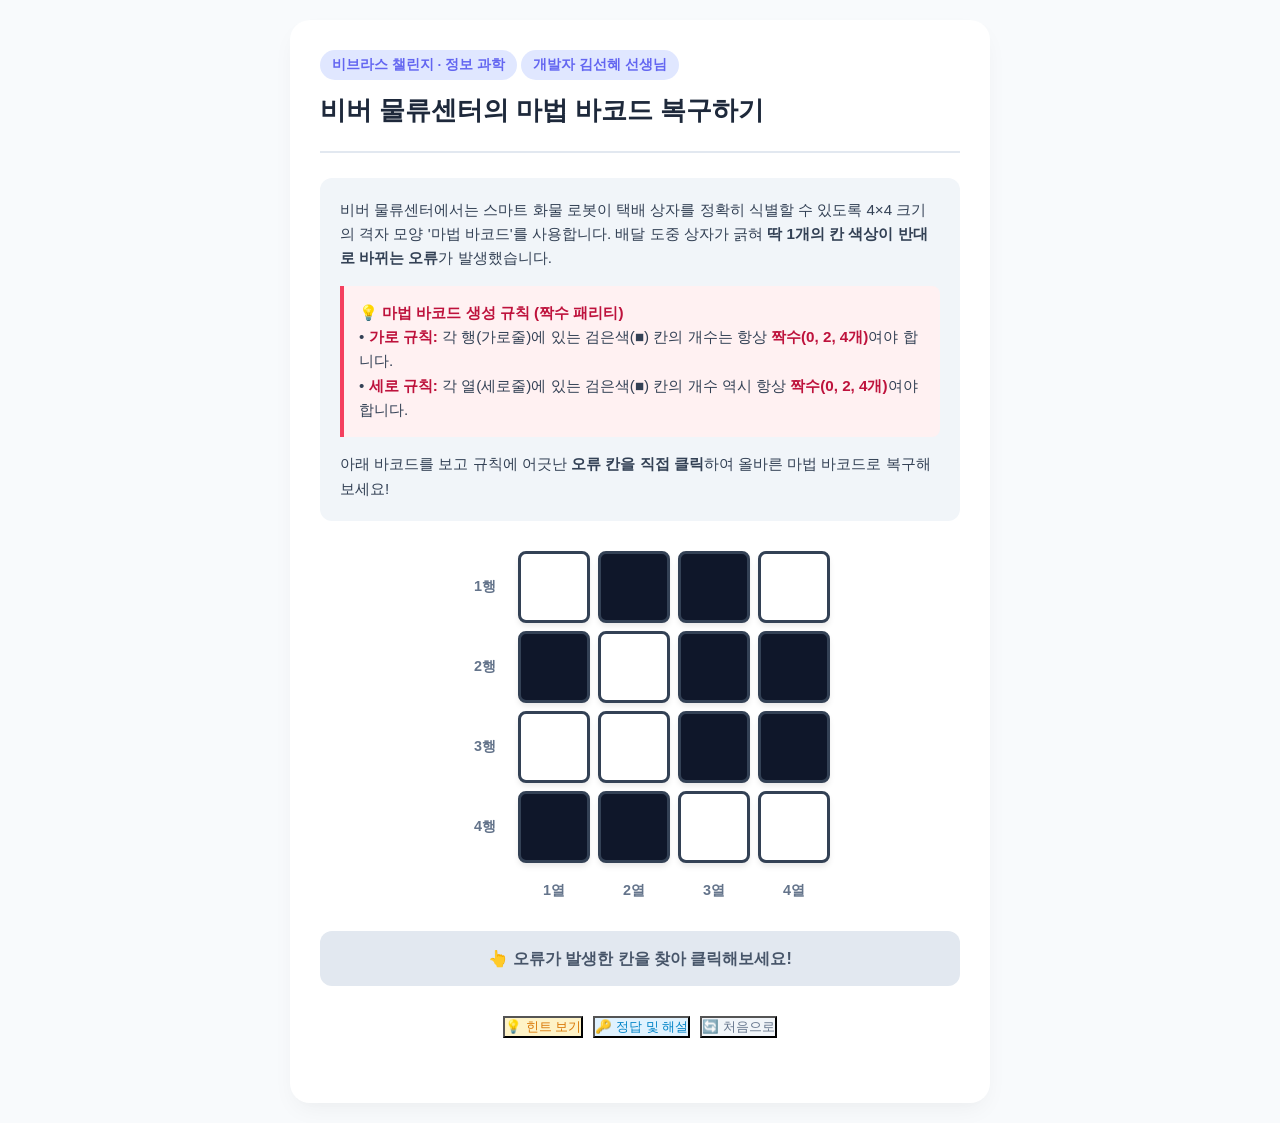
<file: gemini-code-1785127971975.html>
<!DOCTYPE html>
<html lang="ko">
<head>
    <meta charset="UTF-8">
    <meta name="viewport" content="width=device-width, initial-scale=1.0">
    <title>비버 물류센터의 마법 바코드 복구하기</title>
    <style>
        :root {
            --primary: #6366f1;
            --primary-hover: #4f46e5;
            --bg: #f8fafc;
            --card-bg: #ffffff;
            --text-main: #1e293b;
            --text-sub: #64748b;
            --border: #e2e8f0;
            --success: #10b981;
            --warning: #f59e0b;
            --error: #ef4444;
        }

        * {
            box-sizing: border-box;
            margin: 0;
            padding: 0;
            font-family: 'Pretendard', -apple-system, BlinkMacSystemFont, 'Segoe UI', Roboto, sans-serif;
        }

        body {
            background-color: var(--bg);
            color: var(--text-main);
            line-height: 1.6;
            padding: 20px;
            display: flex;
            justify-content: center;
        }

        .container {
            max-width: 700px;
            width: 100%;
            background: var(--card-bg);
            border-radius: 20px;
            box-shadow: 0 10px 25px -5px rgba(0, 0, 0, 0.05), 0 8px 10px -6px rgba(0, 0, 0, 0.01);
            padding: 30px;
            overflow: hidden;
        }

        header {
            border-bottom: 2px solid var(--border);
            padding-bottom: 20px;
            margin-bottom: 25px;
        }

        .badge {
            background-color: #e0e7ff;
            color: var(--primary);
            font-size: 0.85rem;
            font-weight: 700;
            padding: 4px 12px;
            border-radius: 9999px;
            display: inline-block;
            margin-bottom: 10px;
        }

        h1 {
            font-size: 1.6rem;
            color: var(--text-main);
            font-weight: 800;
        }

        .story-box {
            background-color: #f1f5f9;
            padding: 20px;
            border-radius: 12px;
            margin-bottom: 25px;
            font-size: 0.95rem;
            color: #334155;
        }

        .rule-card {
            background-color: #fff1f2;
            border-left: 4px solid #f43f5e;
            padding: 15px;
            margin: 15px 0;
            border-radius: 0 8px 8px 0;
        }

        .rule-card strong {
            color: #be123c;
        }

        /* Grid Challenge Area */
        .challenge-area {
            display: flex;
            flex-direction: column;
            align-items: center;
            margin: 30px 0;
        }

        .grid-wrapper {
            display: grid;
            grid-template-columns: 50px repeat(4, 1fr);
            grid-template-rows: repeat(4, 1fr) 40px;
            gap: 8px;
            width: 100%;
            max-width: 360px;
            aspect-ratio: 1 / 1;
            margin-bottom: 20px;
        }

        .label {
            display: flex;
            align-items: center;
            justify-content: center;
            font-weight: 700;
            font-size: 0.9rem;
            color: var(--text-sub);
        }

        .cell {
            background-color: #ffffff;
            border: 3px solid #334155;
            border-radius: 8px;
            cursor: pointer;
            transition: all 0.2s cubic-bezier(0.4, 0, 0.2, 1);
            aspect-ratio: 1 / 1;
            box-shadow: 0 4px 6px -1px rgba(0,0,0,0.1);
        }

        .cell:hover {
            transform: scale(1.05);
            border-color: var(--primary);
        }

        .cell.black {
            background-color: #0f172a;
        }

        .status-banner {
            width: 100%;
            padding: 15px;
            border-radius: 12px;
            text-align: center;
            font-weight: 700;
            background-color: #e2e8f0;
            color: #475569;
            transition: all 0.3s ease;
        }

        .status-banner.success {
            background-color: #d1fae5;
            color: #065f46;
            border: 2px solid #34d399;
        }

        /* Buttons & Controls */
        .controls {
            display: flex;
            gap: 10px;
            justify-content: center;
            flex-wrap: wrap;
            margin-bottom: 25px;
        }

        btn {
            appearance: none;
            border: none;
            padding: 12px 20px;
            border-radius: 10px;
            font-weight: 700;
            font-size: 0.95rem;
            cursor: pointer;
            transition: all 0.2s ease;
            display: flex;
            align-items: center;
            gap: 6px;
        }

        .btn-hint {
            background-color: #fef3c7;
            color: #d97706;
        }
        .btn-hint:hover { background-color: #fde68a; }

        .btn-answer {
            background-color: #e0f2fe;
            color: #0284c7;
        }
        .btn-answer:hover { background-color: #bae6fd; }

        .btn-reset {
            background-color: #f1f5f9;
            color: var(--text-sub);
        }
        .btn-reset:hover { background-color: #e2e8f0; }

        /* Foldable Panels */
        .panel {
            max-height: 0;
            overflow: hidden;
            transition: max-height 0.4s ease-out, opacity 0.3s ease;
            opacity: 0;
            border-radius: 12px;
            margin-top: 10px;
        }

        .panel.open {
            max-height: 500px;
            opacity: 1;
            padding: 20px;
            border: 1px solid var(--border);
        }

        .hint-panel { background-color: #fffbeb; border-color: #fcd34d; }
        .answer-panel { background-color: #f0f9ff; border-color: #7dd3fc; }

        .panel h3 { margin-bottom: 10px; font-size: 1.1rem; }
        .panel ul { margin-left: 20px; }
        .panel li { margin-bottom: 6px; }

        @media (max-width: 480px) {
            body { padding: 10px; }
            .container { padding: 20px; }
            h1 { font-size: 1.3rem; }
            .grid-wrapper { max-width: 300px; gap: 6px; }
            .cell { border-width: 2px; border-radius: 6px; }
        }
    </style>
</head>
<body>

<div class="container">
    <header>
        <span class="badge">비브라스 챌린지 · 정보 과학</span>
        <span class="badge">개발자 김선혜 선생님</span>
        <h1>비버 물류센터의 마법 바코드 복구하기</h1>
    </header>

    <section class="story-box">
        <p>비버 물류센터에서는 스마트 화물 로봇이 택배 상자를 정확히 식별할 수 있도록 4×4 크기의 격자 모양 '마법 바코드'를 사용합니다. 배달 도중 상자가 긁혀 <strong>딱 1개의 칸 색상이 반대로 바뀌는 오류</strong>가 발생했습니다.</p>
        
        <div class="rule-card">
            <strong>💡 마법 바코드 생성 규칙 (짝수 패리티)</strong><br>
            • <strong>가로 규칙:</strong> 각 행(가로줄)에 있는 검은색(■) 칸의 개수는 항상 <strong>짝수(0, 2, 4개)</strong>여야 합니다.<br>
            • <strong>세로 규칙:</strong> 각 열(세로줄)에 있는 검은색(■) 칸의 개수 역시 항상 <strong>짝수(0, 2, 4개)</strong>여야 합니다.
        </div>
        <p>아래 바코드를 보고 규칙에 어긋난 <strong>오류 칸을 직접 클릭</strong>하여 올바른 마법 바코드로 복구해보세요!</p>
    </section>

    <section class="challenge-area">
        <div class="grid-wrapper" id="grid">
            <!-- 자바스크립트로 자동 생성됨 -->
        </div>
        <div class="status-banner" id="status-text">
            👆 오류가 발생한 칸을 찾아 클릭해보세요!
        </div>
    </section>

    <div class="controls">
        <button class="btn btn-hint" onclick="togglePanel('hint')">💡 힌트 보기</button>
        <button class="btn btn-answer" onclick="togglePanel('answer')">🔑 정답 및 해설</button>
        <button class="btn btn-reset" onclick="initGrid()">🔄 처음으로</button>
    </div>

    <div id="hint-panel" class="panel hint-panel">
        <h3 style="color: #b45309;">🔍 힌트: 한 줄씩 검은색 칸을 세어보세요!</h3>
        <p>각 행(가로)과 열(세로)의 검은색(■) 개수를 홀수인지 짝수인지 확인해보세요.</p>
        <ul style="margin-top: 10px; color: #78350f;">
            <li><strong>1행:</strong> 검은색 2개 (짝수 ✔️)</li>
            <li><strong>2행:</strong> 검은색 3개 (홀수 ❌ -> 오류가 있는 줄!)</li>
            <li><strong>3행:</strong> 검은색 2개 (짝수 ✔️)</li>
            <li><strong>4행:</strong> 검은색 2개 (짝수 ✔️)</li>
        </ul>
        <p style="margin-top: 10px;">가로줄(2행)을 찾았으니, 이제 <strong>몇 번째 열(세로줄)</strong>의 검은색 개수가 홀수인지 찾아 교차하는 칸을 클릭하세요!</p>
    </div>

    <div id="answer-panel" class="panel answer-panel">
        <h3 style="color: #0369a1;">🎉 정답: ② (2행, 3열)</h3>
        <p style="margin-bottom: 10px; color: #0c4a6e;">오류가 발생한 칸은 <strong>2행 3열</strong>입니다. 해당 칸(검은색)을 흰색으로 바꾸면 모든 행과 열의 검은색 개수가 짝수가 됩니다.</p>
        <hr style="border: none; border-top: 1px solid #bae6fd; margin: 12px 0;">
        <h4 style="color: #0369a1; margin-bottom: 6px;">💡 정보과학 원리: 패리티 비트(Parity Bit)</h4>
        <p style="font-size: 0.9rem; color: #0c4a6e;">
            컴퓨터는 데이터를 전송하거나 저장할 때 오류가 발생했는지 확인하기 위해 <strong>'패리티 비트'</strong>라는 오류 검출 코드를 사용합니다. 
            문제처럼 가로와 세로 양방향으로 짝수 규칙(2차원 패리티 비트)을 적용하면, 데이터에 오류가 발생했을 때 <strong>어느 위치가 잘못되었는지 정확히 찾아내어 스스로 수정(오류 복구)</strong>까지 할 수 있습니다.
        </p>
    </div>
</div>

<script>
    // 문제의 초기 상태 정의 (0: 흰색, 1: 검은색)
    // 2행 3열(인덱스 [1][2])이 원래 흰색(0)이어야 하나 검은색(1)으로 오류가 난 상태
    const initialGrid = [
        [0, 1, 1, 0],
        [1, 0, 1, 1], // [1][2] 가 1이 되어 홀수 오류 발생
        [0, 0, 1, 1],
        [1, 1, 0, 0]
    ];

    let currentGrid = [];

    function initGrid() {
        // 배열 깊은 복사
        currentGrid = initialGrid.map(row => [...row]);
        renderGrid();
        
        // 상태 및 패널 초기화
        const status = document.getElementById('status-text');
        status.className = 'status-banner';
        status.innerHTML = '👆 오류가 발생한 칸을 찾아 클릭해보세요!';
        
        document.getElementById('hint-panel').classList.remove('open');
        document.getElementById('answer-panel').classList.remove('open');
    }

    function renderGrid() {
        const gridWrapper = document.getElementById('grid');
        gridWrapper.innerHTML = '';

        for (let r = 0; r < 4; r++) {
            // 행 라벨 (1행 ~ 4행)
            const rowLabel = document.createElement('div');
            rowLabel.className = 'label';
            rowLabel.innerText = `${r + 1}행`;
            gridWrapper.appendChild(rowLabel);

            // 4개 칸 생성
            for (let c = 0; c < 4; c++) {
                const cell = document.createElement('div');
                cell.className = `cell ${currentGrid[r][c] === 1 ? 'black' : ''}`;
                cell.onclick = () => toggleCell(r, c);
                gridWrapper.appendChild(cell);
            }
        }

        // 마지막 줄 빈 칸 (좌측 하단 모서리)
        gridWrapper.appendChild(document.createElement('div'));

        // 열 라벨 (1열 ~ 4열)
        for (let c = 0; c < 4; c++) {
            const colLabel = document.createElement('div');
            colLabel.className = 'label';
            colLabel.innerText = `${c + 1}열`;
            gridWrapper.appendChild(colLabel);
        }
    }

    function toggleCell(row, col) {
        // 색상 반전 (0 <-> 1)
        currentGrid[row][col] = currentGrid[row][col] === 1 ? 0 : 1;
        renderGrid();
        checkWinCondition();
    }

    function checkWinCondition() {
        let isAllEven = true;

        // 가로줄(행) 검사
        for (let r = 0; r < 4; r++) {
            const sum = currentGrid[r].reduce((a, b) => a + b, 0);
            if (sum % 2 !== 0) isAllEven = false;
        }

        // 세로줄(열) 검사
        for (let c = 0; c < 4; c++) {
            let sum = 0;
            for (let r = 0; r < 4; r++) {
                sum += currentGrid[r][c];
            }
            if (sum % 2 !== 0) isAllEven = false;
        }

        const status = document.getElementById('status-text');
        if (isAllEven) {
            status.className = 'status-banner success';
            status.innerHTML = '🎉 완벽합니다! 모든 행과 열의 짝수 규칙이 맞추어졌습니다! (정답: 2행 3열)';
        } else {
            status.className = 'status-banner';
            status.innerHTML = '⚡ 아직 홀수인 행 또는 열이 남아있어요. 다시 확인해보세요!';
        }
    }

    function togglePanel(type) {
        const panel = document.getElementById(`${type}-panel`);
        panel.classList.toggle('open');
    }

    // 초기화 실행
    window.onload = initGrid;
</script>
</body>
</html>
</file>
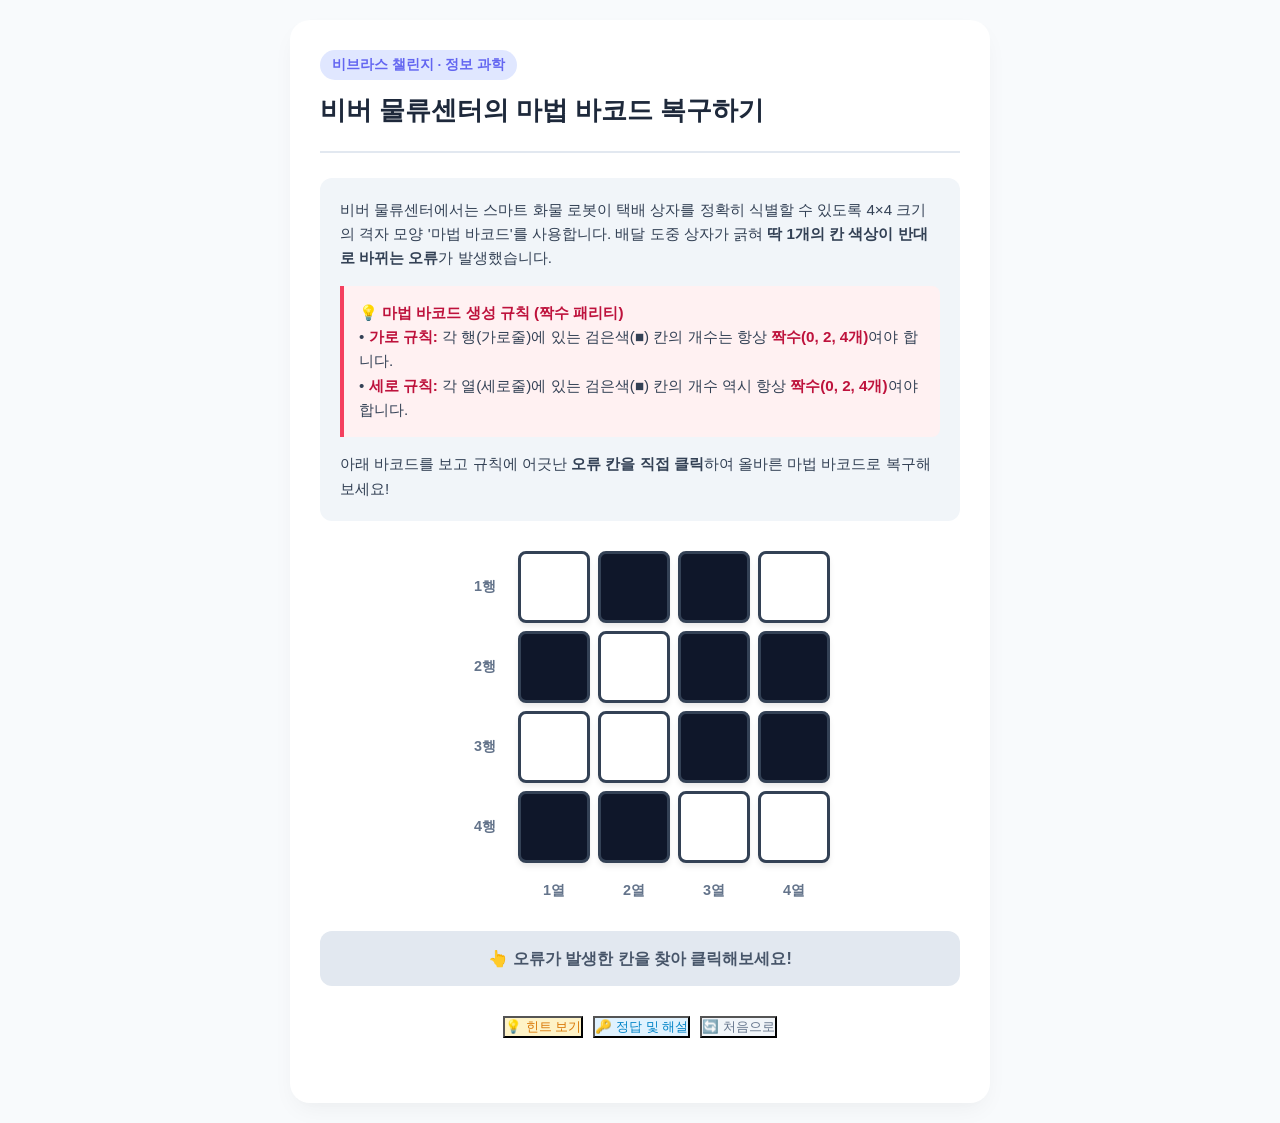
<file: gemini-code-1785127971975_v10.html>
<!DOCTYPE html>
<html lang="ko">
<head>
    <meta charset="UTF-8">
    <meta name="viewport" content="width=device-width, initial-scale=1.0">
    <title>비버 물류센터의 마법 바코드 복구하기</title>
    <style>
        :root {
            --primary: #6366f1;
            --primary-hover: #4f46e5;
            --bg: #f8fafc;
            --card-bg: #ffffff;
            --text-main: #1e293b;
            --text-sub: #64748b;
            --border: #e2e8f0;
            --success: #10b981;
            --warning: #f59e0b;
            --error: #ef4444;
        }

        * {
            box-sizing: border-box;
            margin: 0;
            padding: 0;
            font-family: 'Pretendard', -apple-system, BlinkMacSystemFont, 'Segoe UI', Roboto, sans-serif;
        }

        body {
            background-color: var(--bg);
            color: var(--text-main);
            line-height: 1.6;
            padding: 20px;
            display: flex;
            justify-content: center;
        }

        .container {
            max-width: 700px;
            width: 100%;
            background: var(--card-bg);
            border-radius: 20px;
            box-shadow: 0 10px 25px -5px rgba(0, 0, 0, 0.05), 0 8px 10px -6px rgba(0, 0, 0, 0.01);
            padding: 30px;
            overflow: hidden;
        }

        header {
            border-bottom: 2px solid var(--border);
            padding-bottom: 20px;
            margin-bottom: 25px;
        }

        .badge {
            background-color: #e0e7ff;
            color: var(--primary);
            font-size: 0.85rem;
            font-weight: 700;
            padding: 4px 12px;
            border-radius: 9999px;
            display: inline-block;
            margin-bottom: 10px;
        }

        h1 {
            font-size: 1.6rem;
            color: var(--text-main);
            font-weight: 800;
        }

        .story-box {
            background-color: #f1f5f9;
            padding: 20px;
            border-radius: 12px;
            margin-bottom: 25px;
            font-size: 0.95rem;
            color: #334155;
        }

        .rule-card {
            background-color: #fff1f2;
            border-left: 4px solid #f43f5e;
            padding: 15px;
            margin: 15px 0;
            border-radius: 0 8px 8px 0;
        }

        .rule-card strong {
            color: #be123c;
        }

        /* Grid Challenge Area */
        .challenge-area {
            display: flex;
            flex-direction: column;
            align-items: center;
            margin: 30px 0;
        }

        .grid-wrapper {
            display: grid;
            grid-template-columns: 50px repeat(4, 1fr);
            grid-template-rows: repeat(4, 1fr) 40px;
            gap: 8px;
            width: 100%;
            max-width: 360px;
            aspect-ratio: 1 / 1;
            margin-bottom: 20px;
        }

        .label {
            display: flex;
            align-items: center;
            justify-content: center;
            font-weight: 700;
            font-size: 0.9rem;
            color: var(--text-sub);
        }

        .cell {
            background-color: #ffffff;
            border: 3px solid #334155;
            border-radius: 8px;
            cursor: pointer;
            transition: all 0.2s cubic-bezier(0.4, 0, 0.2, 1);
            aspect-ratio: 1 / 1;
            box-shadow: 0 4px 6px -1px rgba(0,0,0,0.1);
        }

        .cell:hover {
            transform: scale(1.05);
            border-color: var(--primary);
        }

        .cell.black {
            background-color: #0f172a;
        }

        .status-banner {
            width: 100%;
            padding: 15px;
            border-radius: 12px;
            text-align: center;
            font-weight: 700;
            background-color: #e2e8f0;
            color: #475569;
            transition: all 0.3s ease;
        }

        .status-banner.success {
            background-color: #d1fae5;
            color: #065f46;
            border: 2px solid #34d399;
        }

        /* Buttons & Controls */
        .controls {
            display: flex;
            gap: 10px;
            justify-content: center;
            flex-wrap: wrap;
            margin-bottom: 25px;
        }

        btn {
            appearance: none;
            border: none;
            padding: 12px 20px;
            border-radius: 10px;
            font-weight: 700;
            font-size: 0.95rem;
            cursor: pointer;
            transition: all 0.2s ease;
            display: flex;
            align-items: center;
            gap: 6px;
        }

        .btn-hint {
            background-color: #fef3c7;
            color: #d97706;
        }
        .btn-hint:hover { background-color: #fde68a; }

        .btn-answer {
            background-color: #e0f2fe;
            color: #0284c7;
        }
        .btn-answer:hover { background-color: #bae6fd; }

        .btn-reset {
            background-color: #f1f5f9;
            color: var(--text-sub);
        }
        .btn-reset:hover { background-color: #e2e8f0; }

        /* Foldable Panels */
        .panel {
            max-height: 0;
            overflow: hidden;
            transition: max-height 0.4s ease-out, opacity 0.3s ease;
            opacity: 0;
            border-radius: 12px;
            margin-top: 10px;
        }

        .panel.open {
            max-height: 500px;
            opacity: 1;
            padding: 20px;
            border: 1px solid var(--border);
        }

        .hint-panel { background-color: #fffbeb; border-color: #fcd34d; }
        .answer-panel { background-color: #f0f9ff; border-color: #7dd3fc; }

        .panel h3 { margin-bottom: 10px; font-size: 1.1rem; }
        .panel ul { margin-left: 20px; }
        .panel li { margin-bottom: 6px; }

        @media (max-width: 480px) {
            body { padding: 10px; }
            .container { padding: 20px; }
            h1 { font-size: 1.3rem; }
            .grid-wrapper { max-width: 300px; gap: 6px; }
            .cell { border-width: 2px; border-radius: 6px; }
        }
    </style>
</head>
<body>

<div class="container">
    <header>
        <span class="badge">비브라스 챌린지 · 정보 과학</span>
        <h1>비버 물류센터의 마법 바코드 복구하기</h1>
    </header>

    <section class="story-box">
        <p>비버 물류센터에서는 스마트 화물 로봇이 택배 상자를 정확히 식별할 수 있도록 4×4 크기의 격자 모양 '마법 바코드'를 사용합니다. 배달 도중 상자가 긁혀 <strong>딱 1개의 칸 색상이 반대로 바뀌는 오류</strong>가 발생했습니다.</p>
        
        <div class="rule-card">
            <strong>💡 마법 바코드 생성 규칙 (짝수 패리티)</strong><br>
            • <strong>가로 규칙:</strong> 각 행(가로줄)에 있는 검은색(■) 칸의 개수는 항상 <strong>짝수(0, 2, 4개)</strong>여야 합니다.<br>
            • <strong>세로 규칙:</strong> 각 열(세로줄)에 있는 검은색(■) 칸의 개수 역시 항상 <strong>짝수(0, 2, 4개)</strong>여야 합니다.
        </div>
        <p>아래 바코드를 보고 규칙에 어긋난 <strong>오류 칸을 직접 클릭</strong>하여 올바른 마법 바코드로 복구해보세요!</p>
    </section>

    <section class="challenge-area">
        <div class="grid-wrapper" id="grid">
            <!-- 자바스크립트로 자동 생성됨 -->
        </div>
        <div class="status-banner" id="status-text">
            👆 오류가 발생한 칸을 찾아 클릭해보세요!
        </div>
    </section>

    <div class="controls">
        <button class="btn btn-hint" onclick="togglePanel('hint')">💡 힌트 보기</button>
        <button class="btn btn-answer" onclick="togglePanel('answer')">🔑 정답 및 해설</button>
        <button class="btn btn-reset" onclick="initGrid()">🔄 처음으로</button>
    </div>

    <div id="hint-panel" class="panel hint-panel">
        <h3 style="color: #b45309;">🔍 힌트: 한 줄씩 검은색 칸을 세어보세요!</h3>
        <p>각 행(가로)과 열(세로)의 검은색(■) 개수를 홀수인지 짝수인지 확인해보세요.</p>
        <ul style="margin-top: 10px; color: #78350f;">
            <li><strong>1행:</strong> 검은색 2개 (짝수 ✔️)</li>
            <li><strong>2행:</strong> 검은색 3개 (홀수 ❌ -> 오류가 있는 줄!)</li>
            <li><strong>3행:</strong> 검은색 2개 (짝수 ✔️)</li>
            <li><strong>4행:</strong> 검은색 2개 (짝수 ✔️)</li>
        </ul>
        <p style="margin-top: 10px;">가로줄(2행)을 찾았으니, 이제 <strong>몇 번째 열(세로줄)</strong>의 검은색 개수가 홀수인지 찾아 교차하는 칸을 클릭하세요!</p>
    </div>

    <div id="answer-panel" class="panel answer-panel">
        <h3 style="color: #0369a1;">🎉 정답: ② (2행, 3열)</h3>
        <p style="margin-bottom: 10px; color: #0c4a6e;">오류가 발생한 칸은 <strong>2행 3열</strong>입니다. 해당 칸(검은색)을 흰색으로 바꾸면 모든 행과 열의 검은색 개수가 짝수가 됩니다.</p>
        <hr style="border: none; border-top: 1px solid #bae6fd; margin: 12px 0;">
        <h4 style="color: #0369a1; margin-bottom: 6px;">💡 정보과학 원리: 패리티 비트(Parity Bit)</h4>
        <p style="font-size: 0.9rem; color: #0c4a6e;">
            컴퓨터는 데이터를 전송하거나 저장할 때 오류가 발생했는지 확인하기 위해 <strong>'패리티 비트'</strong>라는 오류 검출 코드를 사용합니다. 
            문제처럼 가로와 세로 양방향으로 짝수 규칙(2차원 패리티 비트)을 적용하면, 데이터에 오류가 발생했을 때 <strong>어느 위치가 잘못되었는지 정확히 찾아내어 스스로 수정(오류 복구)</strong>까지 할 수 있습니다.
        </p>
    </div>
</div>

<script>
    // 문제의 초기 상태 정의 (0: 흰색, 1: 검은색)
    // 2행 3열(인덱스 [1][2])이 원래 흰색(0)이어야 하나 검은색(1)으로 오류가 난 상태
    const initialGrid = [
        [0, 1, 1, 0],
        [1, 0, 1, 1], // [1][2] 가 1이 되어 홀수 오류 발생
        [0, 0, 1, 1],
        [1, 1, 0, 0]
    ];

    let currentGrid = [];

    function initGrid() {
        // 배열 깊은 복사
        currentGrid = initialGrid.map(row => [...row]);
        renderGrid();
        
        // 상태 및 패널 초기화
        const status = document.getElementById('status-text');
        status.className = 'status-banner';
        status.innerHTML = '👆 오류가 발생한 칸을 찾아 클릭해보세요!';
        
        document.getElementById('hint-panel').classList.remove('open');
        document.getElementById('answer-panel').classList.remove('open');
    }

    function renderGrid() {
        const gridWrapper = document.getElementById('grid');
        gridWrapper.innerHTML = '';

        for (let r = 0; r < 4; r++) {
            // 행 라벨 (1행 ~ 4행)
            const rowLabel = document.createElement('div');
            rowLabel.className = 'label';
            rowLabel.innerText = `${r + 1}행`;
            gridWrapper.appendChild(rowLabel);

            // 4개 칸 생성
            for (let c = 0; c < 4; c++) {
                const cell = document.createElement('div');
                cell.className = `cell ${currentGrid[r][c] === 1 ? 'black' : ''}`;
                cell.onclick = () => toggleCell(r, c);
                gridWrapper.appendChild(cell);
            }
        }

        // 마지막 줄 빈 칸 (좌측 하단 모서리)
        gridWrapper.appendChild(document.createElement('div'));

        // 열 라벨 (1열 ~ 4열)
        for (let c = 0; c < 4; c++) {
            const colLabel = document.createElement('div');
            colLabel.className = 'label';
            colLabel.innerText = `${c + 1}열`;
            gridWrapper.appendChild(colLabel);
        }
    }

    function toggleCell(row, col) {
        // 색상 반전 (0 <-> 1)
        currentGrid[row][col] = currentGrid[row][col] === 1 ? 0 : 1;
        renderGrid();
        checkWinCondition();
    }

    function checkWinCondition() {
        let isAllEven = true;

        // 가로줄(행) 검사
        for (let r = 0; r < 4; r++) {
            const sum = currentGrid[r].reduce((a, b) => a + b, 0);
            if (sum % 2 !== 0) isAllEven = false;
        }

        // 세로줄(열) 검사
        for (let c = 0; c < 4; c++) {
            let sum = 0;
            for (let r = 0; r < 4; r++) {
                sum += currentGrid[r][c];
            }
            if (sum % 2 !== 0) isAllEven = false;
        }

        const status = document.getElementById('status-text');
        if (isAllEven) {
            status.className = 'status-banner success';
            status.innerHTML = '🎉 완벽합니다! 모든 행과 열의 짝수 규칙이 맞추어졌습니다! (정답: 2행 3열)';
        } else {
            status.className = 'status-banner';
            status.innerHTML = '⚡ 아직 홀수인 행 또는 열이 남아있어요. 다시 확인해보세요!';
        }
    }

    function togglePanel(type) {
        const panel = document.getElementById(`${type}-panel`);
        panel.classList.toggle('open');
    }

    // 초기화 실행
    window.onload = initGrid;
</script>
</body>
</html>
</file>
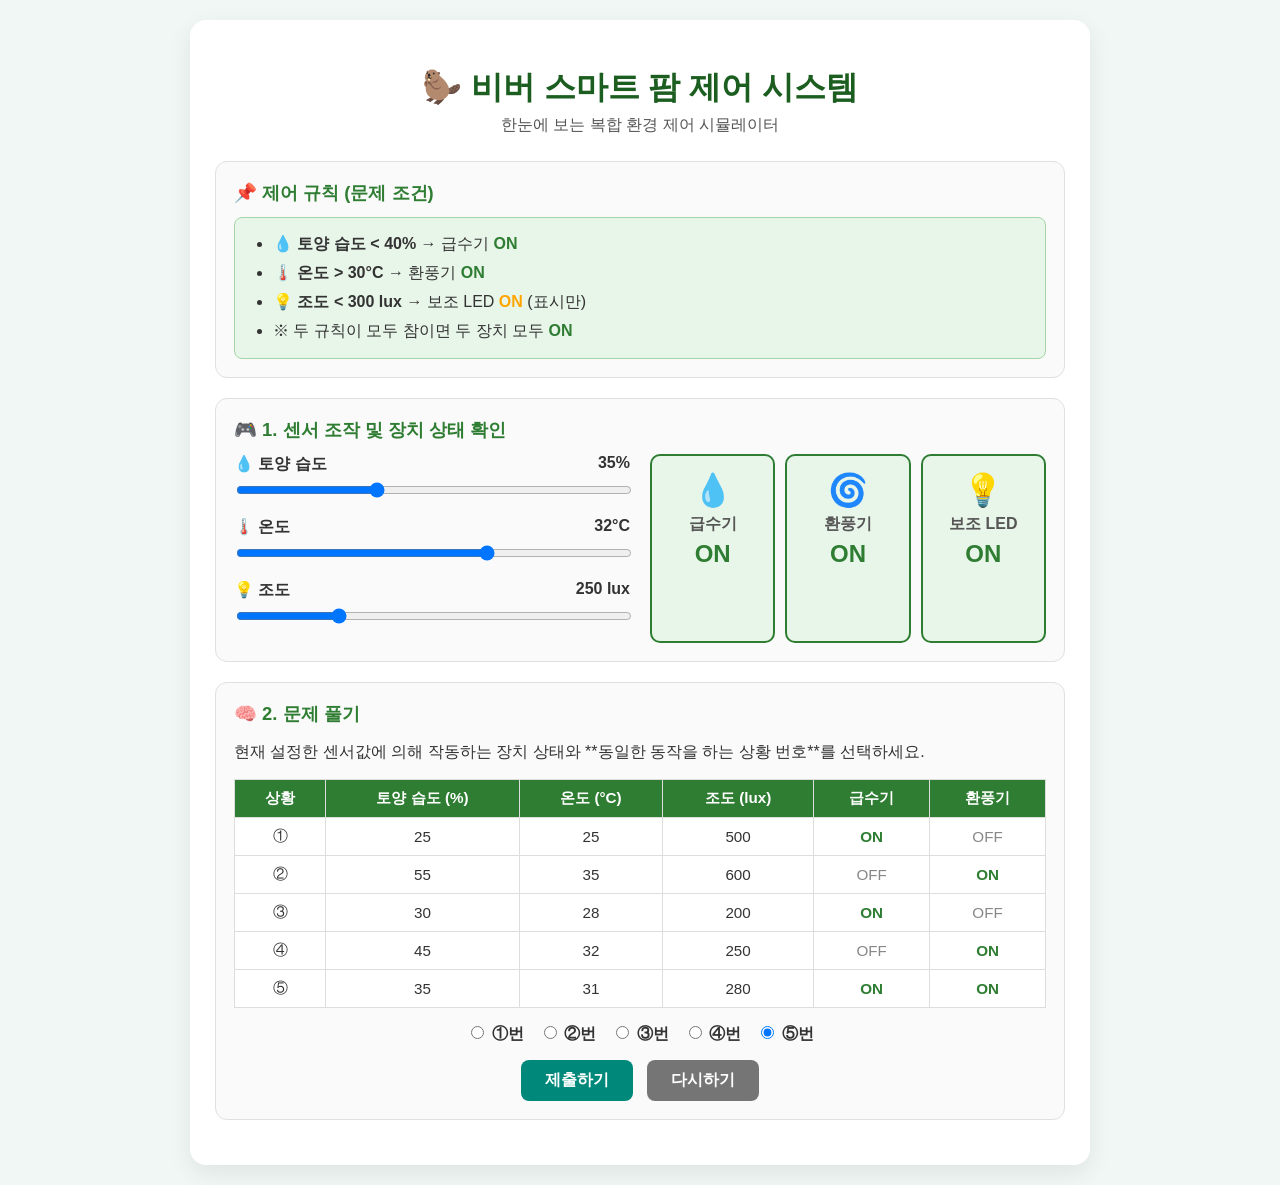
<file: preview.html>
<!DOCTYPE html>
<html lang="ko">
<head>
    <meta charset="UTF-8">
    <meta name="viewport" content="width=device-width, initial-scale=1.0">
    <title>비버 스마트 팜 제어 시스템 🦫</title>
    <style>
        * { box-sizing: border-box; font-family: 'Pretendard', 'Noto Sans KR', sans-serif; }
        body { background-color: #f0f7f4; color: #333; margin: 0; padding: 20px; }
        .container { max-width: 900px; margin: 0 auto; background: #ffffff; border-radius: 16px; padding: 25px; box-shadow: 0 8px 24px rgba(0,0,0,0.08); }
        
        h1 { text-align: center; color: #1b5e20; margin-bottom: 5px; }
        .subtitle { text-align: center; color: #555; margin-bottom: 25px; }

        .card { background: #fafafa; border: 1px solid #e0e0e0; border-radius: 12px; padding: 18px; margin-bottom: 20px; }
        .card-title { font-size: 1.15em; font-weight: bold; color: #2e7d32; margin-bottom: 12px; }

        /* 규칙 박스 */
        .rules-bg { background-color: #e8f5e9; border: 1px solid #a5d6a7; border-radius: 8px; padding: 12px 18px; }
        .rules-bg ul { margin: 0; padding-left: 20px; line-height: 1.8; }

        /* 그리드 레이아웃 */
        .grid-2 { display: grid; grid-template-columns: 1fr 1fr; gap: 20px; }
        @media (max-width: 650px) { .grid-2 { grid-template-columns: 1fr; } }

        /* 슬라이더 컨트롤 */
        .control-group { margin-bottom: 15px; }
        .control-label { display: flex; justify-content: space-between; font-weight: bold; margin-bottom: 5px; }
        input[type=range] { width: 100%; cursor: pointer; }

        /* 장치 상태 카드 */
        .device-status { display: flex; gap: 10px; }
        .device-card { flex: 1; text-align: center; padding: 15px; border-radius: 10px; border: 2px solid #ddd; background: #fff; }
        .device-card.on { border-color: #2e7d32; background: #e8f5e9; }
        .device-card .icon { font-size: 2em; }
        .device-card .name { font-weight: bold; margin: 5px 0; color: #555; }
        .device-card .state { font-size: 1.5em; font-weight: bold; color: #999; }
        .device-card.on .state { color: #2e7d32; }

        /* 문제 표 */
        table { width: 100%; border-collapse: collapse; margin-top: 10px; background: white; }
        th, td { border: 1px solid #ddd; padding: 8px 12px; text-align: center; font-size: 0.95em; }
        th { background-color: #2e7d32; color: white; }
        .tag-on { color: #2e7d32; font-weight: bold; }
        .tag-off { color: #888; }

        /* 제출 영역 */
        .radio-group { display: flex; gap: 15px; justify-content: center; margin: 15px 0; font-weight: bold; }
        .btn-group { text-align: center; margin-top: 15px; }
        .btn { background: #00897b; color: white; border: none; padding: 10px 24px; font-size: 16px; border-radius: 8px; cursor: pointer; font-weight: bold; }
        .btn:hover { background: #00695c; }
        .btn-reset { background: #757575; margin-left: 10px; }

        /* 피드백 박스 */
        #feedback { margin-top: 15px; padding: 15px; border-radius: 8px; text-align: center; font-weight: bold; font-size: 1.1em; display: none; }
        .correct { background-color: #d4edda; color: #155724; border: 1px solid #c3e6cb; }
        .wrong { background-color: #f8d7da; color: #721c24; border: 1px solid #f5c6cb; }
    </style>
</head>
<body>

<div class="container">
    <h1>🦫 비버 스마트 팜 제어 시스템</h1>
    <div class="subtitle">한눈에 보는 복합 환경 제어 시뮬레이터</div>

    <!-- 1 & 2. 목표 및 제어 규칙 -->
    <div class="card">
        <div class="card-title">📌 제어 규칙 (문제 조건)</div>
        <div class="rules-bg">
            <ul>
                <li>💧 <b>토양 습도 &lt; 40%</b> → 급수기 <span class="tag-on">ON</span></li>
                <li>🌡️ <b>온도 &gt; 30°C</b> → 환풍기 <span class="tag-on">ON</span></li>
                <li>💡 <b>조도 &lt; 300 lux</b> → 보조 LED <span style="color:orange; font-weight:bold;">ON</span> (표시만)</li>
                <li>※ 두 규칙이 모두 참이면 두 장치 모두 <span class="tag-on">ON</span></li>
            </ul>
        </div>
    </div>

    <!-- 3. 실시간 시뮬레이터 -->
    <div class="card">
        <div class="card-title">🎮 1. 센서 조작 및 장치 상태 확인</div>
        <div class="grid-2">
            <!-- 입력 조작 -->
            <div>
                <div class="control-group">
                    <div class="control-label"><span>💧 토양 습도</span><span id="val-soil">35%</span></div>
                    <input type="range" id="input-soil" min="0" max="100" value="35" oninput="updateSystem()">
                </div>
                <div class="control-group">
                    <div class="control-label"><span>🌡️ 온도</span><span id="val-temp">32°C</span></div>
                    <input type="range" id="input-temp" min="0" max="50" value="32" oninput="updateSystem()">
                </div>
                <div class="control-group">
                    <div class="control-label"><span>💡 조도</span><span id="val-light">250 lux</span></div>
                    <input type="range" id="input-light" min="0" max="1000" step="10" value="250" oninput="updateSystem()">
                </div>
            </div>

            <!-- 자동 계산 결과 -->
            <div class="device-status">
                <div class="device-card" id="card-water">
                    <div class="icon">💧</div>
                    <div class="name">급수기</div>
                    <div class="state" id="state-water">OFF</div>
                </div>
                <div class="device-card" id="card-fan">
                    <div class="icon">🌀</div>
                    <div class="name">환풍기</div>
                    <div class="state" id="state-fan">OFF</div>
                </div>
                <div class="device-card" id="card-led">
                    <div class="icon">💡</div>
                    <div class="name">보조 LED</div>
                    <div class="state" id="state-led">OFF</div>
                </div>
            </div>
        </div>
    </div>

    <!-- 4. 문제 풀기 -->
    <div class="card">
        <div class="card-title">🧠 2. 문제 풀기</div>
        <p>현재 설정한 센서값에 의해 작동하는 장치 상태와 **동일한 동작을 하는 상황 번호**를 선택하세요.</p>
        
        <table>
            <thead>
                <tr>
                    <th>상황</th>
                    <th>토양 습도 (%)</th>
                    <th>온도 (°C)</th>
                    <th>조도 (lux)</th>
                    <th>급수기</th>
                    <th>환풍기</th>
                </tr>
            </thead>
            <tbody>
                <tr><td>①</td><td>25</td><td>25</td><td>500</td><td class="tag-on">ON</td><td class="tag-off">OFF</td></tr>
                <tr><td>②</td><td>55</td><td>35</td><td>600</td><td class="tag-off">OFF</td><td class="tag-on">ON</td></tr>
                <tr><td>③</td><td>30</td><td>28</td><td>200</td><td class="tag-on">ON</td><td class="tag-off">OFF</td></tr>
                <tr><td>④</td><td>45</td><td>32</td><td>250</td><td class="tag-off">OFF</td><td class="tag-on">ON</td></tr>
                <tr><td>⑤</td><td>35</td><td>31</td><td>280</td><td class="tag-on">ON</td><td class="tag-on">ON</td></tr>
            </tbody>
        </table>

        <div class="radio-group">
            <label><input type="radio" name="answer" value="1"> ①번</label>
            <label><input type="radio" name="answer" value="2"> ②번</label>
            <label><input type="radio" name="answer" value="3"> ③번</label>
            <label><input type="radio" name="answer" value="4"> ④번</label>
            <label><input type="radio" name="answer" value="5" checked> ⑤번</label>
        </div>

        <div class="btn-group">
            <button class="btn" onclick="checkAnswer()">제출하기</button>
            <button class="btn btn-reset" onclick="resetForm()">다시하기</button>
        </div>

        <div id="feedback"></div>
    </div>
</div>

<script>
    // 각 상황별 정답 (급수기, 환풍기)
    const answers = {
        1: { water: true, fan: false },
        2: { water: false, fan: true },
        3: { water: true, fan: false },
        4: { water: false, fan: true },
        5: { water: true, fan: true }
    };

    function updateSystem() {
        // 값 읽기
        const soil = parseInt(document.getElementById('input-soil').value);
        const temp = parseInt(document.getElementById('input-temp').value);
        const light = parseInt(document.getElementById('input-light').value);

        // 화면 수치 업데이트
        document.getElementById('val-soil').innerText = soil + '%';
        document.getElementById('val-temp').innerText = temp + '°C';
        document.getElementById('val-light').innerText = light + ' lux';

        // 제어 로직 계산
        const isWaterOn = soil < 40;
        const isFanOn = temp > 30;
        const isLedOn = light < 300;

        // UI 반영
        setDeviceState('card-water', 'state-water', isWaterOn);
        setDeviceState('card-fan', 'state-fan', isFanOn);
        setDeviceState('card-led', 'state-led', isLedOn);
    }

    function setDeviceState(cardId, stateId, isOn) {
        const card = document.getElementById(cardId);
        const stateText = document.getElementById(stateId);
        if (isOn) {
            card.classList.add('on');
            stateText.innerText = 'ON';
        } else {
            card.classList.remove('on');
            stateText.innerText = 'OFF';
        }
    }

    function checkAnswer() {
        const selected = document.querySelector('input[name="answer"]:checked');
        if (!selected) return;

        const choice = parseInt(selected.value);
        const soil = parseInt(document.getElementById('input-soil').value);
        const temp = parseInt(document.getElementById('input-temp').value);

        const currentWater = soil < 40;
        const currentFan = temp > 30;

        const target = answers[choice];
        const feedback = document.getElementById('feedback');

        if (currentWater === target.water && currentFan === target.fan) {
            feedback.className = 'correct';
            feedback.innerHTML = '🎉 <b>정답입니다!</b> 센서 상태와 선택한 상황의 동작 규칙이 완벽히 일치합니다.';
        } else {
            feedback.className = 'wrong';
            feedback.innerHTML = '🚨 <b>틀렸습니다!</b> 현재 슬라이더의 급수기/환풍기 상태와 선택한 상황 표를 다시 비교해 보세요.';
        }
        feedback.style.display = 'block';
    }

    function resetForm() {
        document.getElementById('input-soil').value = 35;
        document.getElementById('input-temp').value = 32;
        document.getElementById('input-light').value = 250;
        document.getElementById('feedback').style.display = 'none';
        updateSystem();
    }

    // 초기 실행
    updateSystem();
</script>

</body>
</html>
</file>
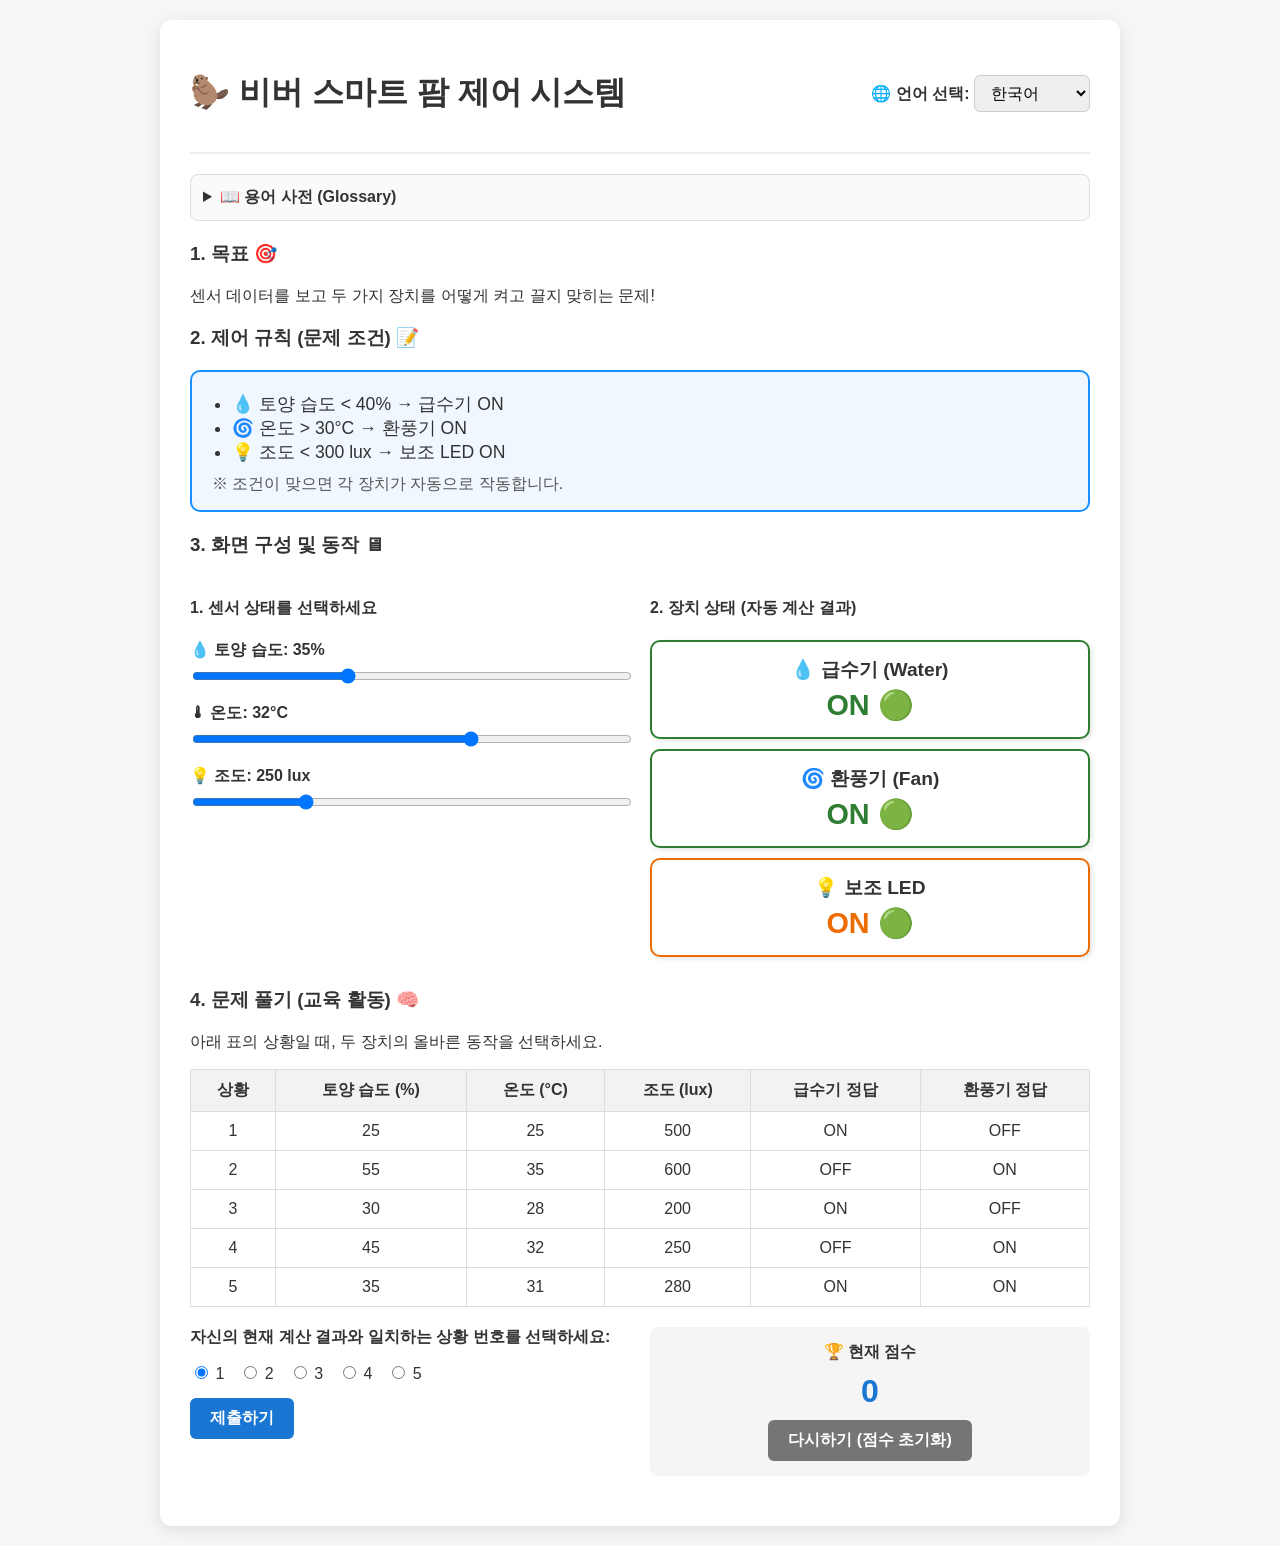
<file: preview_v10.html>
<!DOCTYPE html>
<html lang="ko">
<head>
    <meta charset="UTF-8">
    <meta name="viewport" content="width=device-width, initial-scale=1.0">
    <title>비버 스마트 팜 제어 시스템 🦫</title>
    <style>
        body { font-family: 'Malgun Gothic', sans-serif; background-color: #f4f7f6; margin: 0; padding: 20px; color: #333; }
        .container { max-width: 900px; margin: 0 auto; background: white; padding: 30px; border-radius: 12px; box-shadow: 0 4px 15px rgba(0,0,0,0.1); }
        .header { display: flex; justify-content: space-between; align-items: center; border-bottom: 2px solid #eee; padding-bottom: 15px; margin-bottom: 20px; }
        .lang-select { padding: 8px 12px; border-radius: 6px; border: 1px solid #ccc; font-size: 1em; }
        .glossary { background: #fafafa; padding: 12px; border-radius: 8px; border: 1px solid #ddd; margin-bottom: 20px; }
        .rule-box { background-color: #f0f7ff; padding: 15px 20px; border-radius: 10px; border: 2px solid #1890ff; margin-bottom: 20px; }
        .rule-box ul { margin: 5px 0; padding-left: 20px; font-size: 1.1em; }
        .grid-2 { display: grid; grid-template-columns: 1fr 1fr; gap: 20px; margin-bottom: 20px; }
        @media (max-width: 600px) { .grid-2 { grid-template-columns: 1fr; } }
        .slider-group { margin-bottom: 15px; }
        .slider-group label { display: block; font-weight: bold; margin-bottom: 5px; }
        .slider-group input { width: 100%; cursor: pointer; }
        .status-card { background: #ffffff; padding: 15px; border-radius: 10px; text-align: center; border: 2px solid #757575; margin-bottom: 10px; box-shadow: 2px 2px 5px rgba(0,0,0,0.1); }
        .status-title { font-size: 1.2em; font-weight: bold; }
        .status-value { font-size: 1.8em; font-weight: bold; margin-top: 5px; }
        table { width: 100%; border-collapse: collapse; margin-bottom: 20px; }
        th, td { border: 1px solid #ddd; padding: 10px; text-align: center; }
        th { background-color: #f2f2f2; }
        .radio-group { margin: 15px 0; display: flex; gap: 15px; flex-wrap: wrap; }
        .btn { padding: 10px 20px; border: none; border-radius: 6px; cursor: pointer; font-size: 1em; font-weight: bold; }
        .btn-primary { background-color: #1976d2; color: white; }
        .btn-secondary { background-color: #757575; color: white; margin-top: 10px; }
        .feedback { margin-top: 15px; padding: 12px; border-radius: 6px; font-weight: bold; display: none; }
        .feedback.success { background-color: #e8f5e9; color: #2e7d32; border: 1px solid #a5d6a7; display: block; }
        .feedback.error { background-color: #ffebee; color: #c62828; border: 1px solid #ef9a9a; display: block; }
        .score-box { background: #f5f5f5; padding: 15px; border-radius: 8px; text-align: center; }
        .score-value { font-size: 2em; font-weight: bold; color: #1976d2; }
    </style>
</head>
<body>

<div class="container">
    <!-- 언어 선택 및 상단 헤더 -->
    <div class="header">
        <div>
            <h1 id="app-title">🦫 비버 스마트 팜 제어 시스템</h1>
        </div>
        <div>
            <label for="lang" style="font-weight: bold;">🌐 언어 선택: </label>
            <select id="lang" class="lang-select" onchange="changeLanguage()">
                <option value="한국어">한국어</option>
                <option value="English">English</option>
                <option value="Tiếng Việt">Tiếng Việt</option>
            </select>
        </div>
    </div>

    <!-- 용어 사전 -->
    <details class="glossary">
        <summary style="font-weight: bold; cursor: pointer;">📖 용어 사전 (Glossary)</summary>
        <p style="margin: 5px 0 0 0;">
            • <b>💧 토양 습도:</b> 흙 속에 물이 얼마나 있는지 나타냅니다.<br>
            • <b>🌡 온도:</b> 공기가 얼마나 따뜻한지 나타냅니다.<br>
            • <b>💡 조도 (lux):</b> 빛이 얼마나 밝은지 나타내는 단위입니다.
        </p>
    </details>

    <!-- 목표 및 규칙 -->
    <h3 id="goal-title">1. 목표 🎯</h3>
    <p id="goal-desc">센서 데이터를 보고 두 가지 장치를 어떻게 켜고 끌지 맞히는 문제!</p>

    <h3 id="rule-title">2. 제어 규칙 (문제 조건) 📝</h3>
    <div class="rule-box">
        <ul>
            <li id="rule-moisture">💧 토양 습도 &lt; 40% → 급수기 ON</li>
            <li id="rule-temp">🌀 온도 &gt; 30°C → 환풍기 ON</li>
            <li id="rule-light">💡 조도 &lt; 300 lux → 보조 LED ON</li>
        </ul>
        <p id="rule-note" style="color: #555; margin-top: 10px; margin-bottom: 0;">※ 조건이 맞으면 각 장치가 자동으로 작동합니다.</p>
    </div>

    <!-- 센서 제어 및 표시 -->
    <h3 id="control-title">3. 화면 구성 및 동작 🖥</h3>
    <div class="grid-2">
        <div>
            <h4 id="sensor-input-title">1. 센서 상태를 선택하세요</h4>
            
            <div class="slider-group">
                <label id="lbl-moisture">💧 토양 습도: <span id="val-moisture">35</span>%</label>
                <input type="range" id="slider-moisture" min="0" max="100" value="35" oninput="updateSystem()">
            </div>

            <div class="slider-group">
                <label id="lbl-temp">🌡 온도: <span id="val-temp">32</span>°C</label>
                <input type="range" id="slider-temp" min="0" max="50" value="32" oninput="updateSystem()">
            </div>

            <div class="slider-group">
                <label id="lbl-light">💡 조도: <span id="val-light">250</span> lux</label>
                <input type="range" id="slider-light" min="0" max="1000" step="10" value="250" oninput="updateSystem()">
            </div>
        </div>

        <div>
            <h4 id="device-status-title">2. 장치 상태 (자동 계산 결과)</h4>
            
            <div class="status-card" id="card-waterer">
                <div class="status-title" id="title-waterer">💧 급수기 (Water)</div>
                <div class="status-value" id="status-waterer">ON 🟢</div>
            </div>

            <div class="status-card" id="card-fan">
                <div class="status-title" id="title-fan">🌀 환풍기 (Fan)</div>
                <div class="status-value" id="status-fan">ON 🟢</div>
            </div>

            <div class="status-card" id="card-led">
                <div class="status-title" id="title-led">💡 보조 LED</div>
                <div class="status-value" id="status-led">ON 🟢</div>
            </div>
        </div>
    </div>

    <!-- 문제 풀기 구역 -->
    <h3 id="quiz-title">4. 문제 풀기 (교육 활동) 🧠</h3>
    <p id="quiz-desc">아래 표의 상황일 때, 두 장치의 올바른 동작을 선택하세요.</p>

    <table>
        <thead>
            <tr>
                <th id="th-sit">상황</th>
                <th id="th-moisture">토양 습도 (%)</th>
                <th id="th-temp">온도 (°C)</th>
                <th id="th-light">조도 (lux)</th>
                <th id="th-ans-waterer">급수기 정답</th>
                <th id="th-ans-fan">환풍기 정답</th>
            </tr>
        </thead>
        <tbody>
            <tr><td>1</td><td>25</td><td>25</td><td>500</td><td>ON</td><td>OFF</td></tr>
            <tr><td>2</td><td>55</td><td>35</td><td>600</td><td>OFF</td><td>ON</td></tr>
            <tr><td>3</td><td>30</td><td>28</td><td>200</td><td>ON</td><td>OFF</td></tr>
            <tr><td>4</td><td>45</td><td>32</td><td>250</td><td>OFF</td><td>ON</td></tr>
            <tr><td>5</td><td>35</td><td>31</td><td>280</td><td>ON</td><td>ON</td></tr>
        </tbody>
    </table>

    <div class="grid-2">
        <div>
            <label id="select-label" style="font-weight: bold;">자신의 현재 계산 결과와 일치하는 상황 번호를 선택하세요:</label>
            <div class="radio-group">
                <label><input type="radio" name="situation" value="1" checked> 1</label>
                <label><input type="radio" name="situation" value="2"> 2</label>
                <label><input type="radio" name="situation" value="3"> 3</label>
                <label><input type="radio" name="situation" value="4"> 4</label>
                <label><input type="radio" name="situation" value="5"> 5</label>
            </div>
            <button class="btn btn-primary" id="btn-submit" onclick="submitAnswer()">제출하기</button>
            <div id="feedback" class="feedback"></div>
        </div>

        <div class="score-box">
            <h4 id="score-label" style="margin: 0 0 10px 0;">🏆 현재 점수</h4>
            <div class="score-value" id="score-val">0</div>
            <button class="btn btn-secondary" id="btn-reset" onclick="resetScore()">다시하기 (점수 초기화)</button>
        </div>
    </div>
</div>

<script>
    // 언어 번역 사전
    const TRANSLATIONS = {
        "한국어": {
            title: "🦫 비버 스마트 팜의 복합 환경 제어 시스템",
            goal_title: "1. 목표 🎯",
            goal_desc: "센서 데이터를 보고 두 가지 장치(💧 급수기, 🌀 환풍기)를 어떻게 켜고 끌지 맞히는 문제!",
            rule_title: "2. 제어 규칙 (문제 조건) 📝",
            rule_moisture: "💧 토양 습도 < 40% → 급수기 ON (물을 줍니다)",
            rule_temp: "🌀 온도 > 30°C → 환풍기 ON (바람을 쨉니다)",
            rule_light: "💡 조도 < 300 lux → 보조 LED ON (빛을 쨉니다)",
            rule_note: "※ 조건이 맞으면 각 장치가 자동으로 작동합니다.",
            control_title: "3. 화면 구성 및 동작 🖥",
            sensor_input: "1. 센서 상태를 선택하세요 (슬라이더 조작)",
            soil_moisture: "💧 토양 습도",
            temp: "🌡 온도",
            light: "💡 조도",
            device_status: "2. 장치 상태 (자동 계산 결과)",
            waterer: "급수기 (Water)",
            fan: "환풍기 (Fan)",
            led: "보조 LED",
            quiz_title: "4. 문제 풀기 (교육 활동) 🧠",
            quiz_desc: "아래 표의 상황일 때, 두 장치의 올바른 동작을 선택하세요.",
            select_label: "자신의 현재 계산 결과와 일치하는 상황 번호를 선택하세요:",
            submit_btn: "제출하기",
            reset_btn: "다시하기 (점수 초기화)",
            correct_msg: "🎉 정답입니다! 완벽하게 분석하셨군요!",
            wrong_msg: "😢 틀렸습니다. 다시 한번 규칙과 표를 비교해 보세요.",
            score_label: "🏆 현재 점수",
            situation: "상황",
            ans_waterer: "급수기 정답",
            ans_fan: "환풍기 정답"
        },
        "English": {
            title: "🦫 Beaver Smart Farm Control System",
            goal_title: "1. Goal 🎯",
            goal_desc: "Look at the sensor data and guess how to turn devices ON or OFF!",
            rule_title: "2. Control Rules 📝",
            rule_moisture: "💧 Soil Moisture < 40% → Waterer ON",
            rule_temp: "🌀 Temperature > 30°C → Fan ON",
            rule_light: "💡 Light < 300 lux → Auxiliary LED ON",
            rule_note: "※ If conditions are met, devices turn ON automatically.",
            control_title: "3. Controls & Display 🖥",
            sensor_input: "1. Select Sensor Status (Use Sliders)",
            soil_moisture: "💧 Soil Moisture",
            temp: "🌡 Temperature",
            light: "💡 Light Intensity",
            device_status: "2. Device Status (Auto Calculated)",
            waterer: "Waterer",
            fan: "Fan",
            led: "Aux LED",
            quiz_title: "4. Solve Problems 🧠",
            quiz_desc: "Select the correct operation for the devices in the table scenarios below.",
            select_label: "Choose the scenario number that matches your calculation:",
            submit_btn: "Submit",
            reset_btn: "Reset Score",
            correct_msg: "🎉 Correct! Great job analyzing the rules!",
            wrong_msg: "😢 Incorrect. Please check the rules and table again.",
            score_label: "🏆 Current Score",
            situation: "Scenario",
            ans_waterer: "Waterer Ans",
            ans_fan: "Fan Ans"
        },
        "Tiếng Việt": {
            title: "🦫 Hệ thống điều khiển nông trại thông minh Beaver",
            goal_title: "1. Mục tiêu 🎯",
            goal_desc: "Dựa vào dữ liệu cảm biến, hãy đoán cách BẬT/TẮT thiết bị!",
            rule_title: "2. Quy tắc điều khiển 📝",
            rule_moisture: "💧 Độ ẩm đất < 40% → Máy tưới BẬT (ON)",
            rule_temp: "🌀 Nhiệt độ > 30°C → Quạt BẬT (ON)",
            rule_light: "💡 Ánh sáng < 300 lux → Đèn LED BẬT (ON)",
            rule_note: "※ Nếu thỏa mãn điều kiện, thiết bị sẽ tự động BẬT.",
            control_title: "3. Bảng điều khiển 🖥",
            sensor_input: "1. Chọn trạng thái cảm biến",
            soil_moisture: "💧 Độ ẩm đất",
            temp: "🌡 Nhiệt độ",
            light: "💡 Cường độ ánh sáng",
            device_status: "2. Trạng thái thiết bị (Tự động)",
            waterer: "Máy tưới nước",
            fan: "Quạt thông gió",
            led: "Đèn LED phụ",
            quiz_title: "4. Giải bài tập 🧠",
            quiz_desc: "Chọn hoạt động đúng của thiết bị theo tình huống trong bảng.",
            select_label: "Chọn số tình huống phù hợp với kết quả tính toán của bạn:",
            submit_btn: "Nộp bài",
            reset_btn: "Đặt lại điểm",
            correct_msg: "🎉 Chính xác! Bạn phân tích rất tốt!",
            wrong_msg: "😢 Sai rồi. Hãy kiểm tra lại quy tắc và bảng nhé.",
            score_label: "🏆 Điểm hiện tại",
            situation: "Tình huống",
            ans_waterer: "Đáp án Máy tưới",
            ans_fan: "Đáp án Quạt"
        }
    };

    const QUIZ_DATA = {
        1: { waterer: "ON", fan: "OFF" },
        2: { waterer: "OFF", fan: "ON" },
        3: { waterer: "ON", fan: "OFF" },
        4: { waterer: "OFF", fan: "ON" },
        5: { waterer: "ON", fan: "ON" }
    };

    let score = 0;
    let hasSubmitted = false;

    // 시스템 상태 업데이트 (슬라이더 조작 시 실행)
    function updateSystem() {
        const moisture = parseInt(document.getElementById('slider-moisture').value);
        const temp = parseInt(document.getElementById('slider-temp').value);
        const light = parseInt(document.getElementById('slider-light').value);

        document.getElementById('val-moisture').innerText = moisture;
        document.getElementById('val-temp').innerText = temp;
        document.getElementById('val-light').innerText = light;

        // 로직 평가
        const isWatererOn = moisture < 40;
        const isFanOn = temp > 30;
        const isLedOn = light < 300;

        updateCard('card-waterer', 'status-waterer', isWatererOn, "#2e7d32");
        updateCard('card-fan', 'status-fan', isFanOn, "#2e7d32");
        updateCard('card-led', 'status-led', isLedOn, "#ed6c02");
    }

    function updateCard(cardId, statusId, isOn, activeColor) {
        const card = document.getElementById(cardId);
        const status = document.getElementById(statusId);
        const color = isOn ? activeColor : "#757575";

        card.style.borderColor = color;
        status.style.color = color;
        status.innerText = isOn ? "ON 🟢" : "OFF 🔴";
    }

    // 언어 변경 함수
    function changeLanguage() {
        const lang = document.getElementById('lang').value;
        const t = TRANSLATIONS[lang];

        document.getElementById('app-title').innerText = t.title;
        document.getElementById('goal-title').innerText = t.goal_title;
        document.getElementById('goal-desc').innerText = t.goal_desc;
        document.getElementById('rule-title').innerText = t.rule_title;
        document.getElementById('rule-moisture').innerText = t.rule_moisture;
        document.getElementById('rule-temp').innerText = t.rule_temp;
        document.getElementById('rule-light').innerText = t.rule_light;
        document.getElementById('rule-note').innerText = t.rule_note;
        document.getElementById('control-title').innerText = t.control_title;
        document.getElementById('sensor-input-title').innerText = t.sensor_input;
        document.getElementById('device-status-title').innerText = t.device_status;
        document.getElementById('title-waterer').innerText = t.waterer;
        document.getElementById('title-fan').innerText = t.fan;
        document.getElementById('title-led').innerText = t.led;
        document.getElementById('quiz-title').innerText = t.quiz_title;
        document.getElementById('quiz-desc').innerText = t.quiz_desc;
        document.getElementById('select-label').innerText = t.select_label;
        document.getElementById('btn-submit').innerText = t.submit_btn;
        document.getElementById('btn-reset').innerText = t.reset_btn;
        document.getElementById('score-label').innerText = t.score_label;

        // 표 헤더 변경
        document.getElementById('th-sit').innerText = t.situation;
        document.getElementById('th-moisture').innerText = t.soil_moisture + " (%)";
        document.getElementById('th-temp').innerText = t.temp + " (°C)";
        document.getElementById('th-light').innerText = t.light + " (lux)";
        document.getElementById('th-ans-waterer').innerText = t.ans_waterer;
        document.getElementById('th-ans-fan').innerText = t.ans_fan;
    }

    // 퀴즈 제출
    function submitAnswer() {
        const lang = document.getElementById('lang').value;
        const t = TRANSLATIONS[lang];
        const selectedSit = document.querySelector('input[name="situation"]:checked').value;

        const moisture = parseInt(document.getElementById('slider-moisture').value);
        const temp = parseInt(document.getElementById('slider-temp').value);

        const currentWaterer = moisture < 40 ? "ON" : "OFF";
        const currentFan = temp > 30 ? "ON" : "OFF";

        const correctData = QUIZ_DATA[selectedSit];
        const feedback = document.getElementById('feedback');

        if (currentWaterer === correctData.waterer && currentFan === correctData.fan) {
            feedback.className = "feedback success";
            feedback.innerText = t.correct_msg;
            if (!hasSubmitted) {
                score += 1;
                document.getElementById('score-val').innerText = score;
                hasSubmitted = true;
            }
        } else {
            feedback.className = "feedback error";
            feedback.innerText = t.wrong_msg;
            if (!hasSubmitted) {
                hasSubmitted = true;
            }
        }
    }

    // 점수 초기화
    function resetScore() {
        score = 0;
        hasSubmitted = false;
        document.getElementById('score-val').innerText = score;
        const feedback = document.getElementById('feedback');
        feedback.className = "feedback";
        feedback.style.display = "none";
    }

    // 초기화 실행
    updateSystem();
</script>

</body>
</html>
</file>
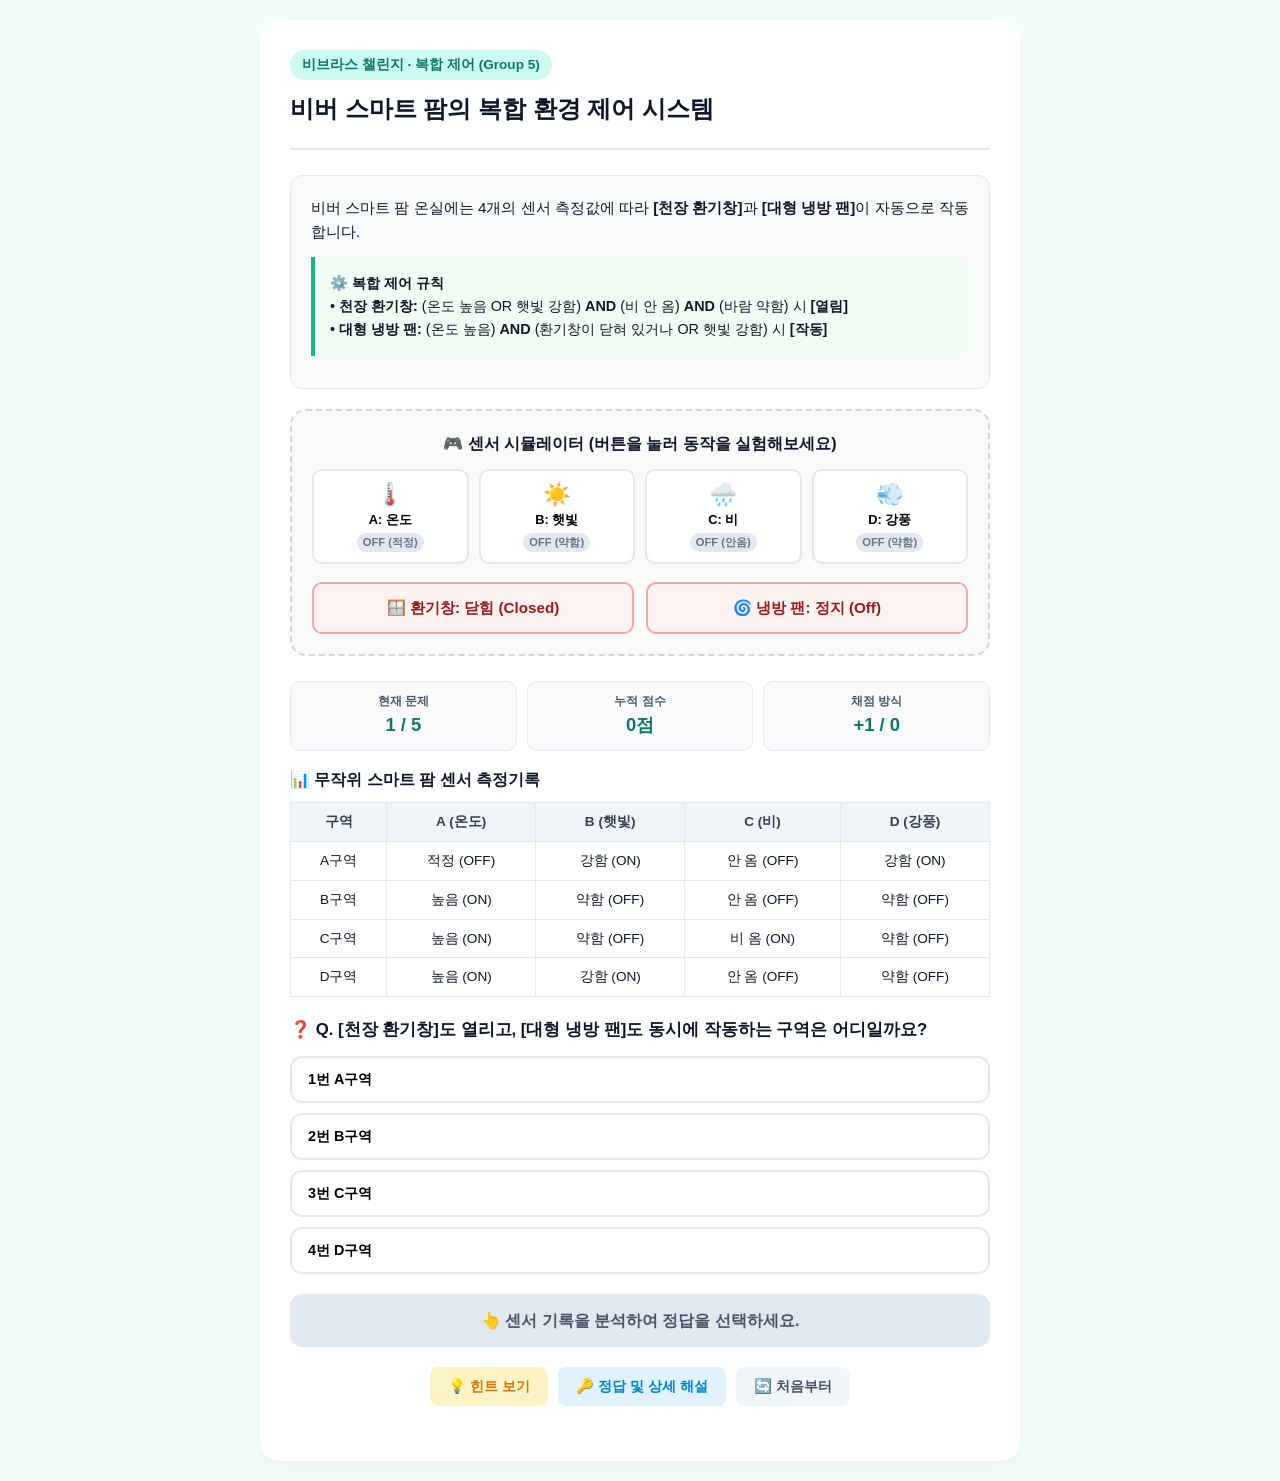
<file: app/htmls/preview.html>
<!DOCTYPE html>
<html lang="ko">
<head>
    <meta charset="UTF-8">
    <meta name="viewport" content="width=device-width, initial-scale=1.0">
    <title>비버 스마트 팜의 복합 환경 제어 시스템</title>
    <style>
        :root {
            --primary: #0d9488;
            --primary-hover: #0f766e;
            --bg: #f0fdfa;
            --card-bg: #ffffff;
            --text-main: #0f172a;
            --text-sub: #475569;
            --border: #e2e8f0;
        }

        * {
            box-sizing: border-box;
            margin: 0;
            padding: 0;
            font-family: 'Pretendard', -apple-system, BlinkMacSystemFont, 'Segoe UI', Roboto, sans-serif;
        }

        body {
            background-color: var(--bg);
            color: var(--text-main);
            line-height: 1.6;
            padding: 20px;
            display: flex;
            justify-content: center;
            position: relative;
            min-height: 100vh;
        }

        #fx-canvas {
            position: fixed;
            top: 0;
            left: 0;
            width: 100vw;
            height: 100vh;
            pointer-events: none;
            z-index: 9999;
        }

        .container {
            max-width: 760px;
            width: 100%;
            background: var(--card-bg);
            border-radius: 20px;
            box-shadow: 0 10px 25px -5px rgba(0, 0, 0, 0.05);
            padding: 30px;
            position: relative;
            z-index: 1;
        }

        header {
            border-bottom: 2px solid var(--border);
            padding-bottom: 20px;
            margin-bottom: 25px;
        }

        .badge {
            background-color: #ccfbf1;
            color: #0f766e;
            font-size: 0.85rem;
            font-weight: 700;
            padding: 4px 12px;
            border-radius: 9999px;
            display: inline-block;
            margin-bottom: 10px;
        }

        h1 {
            font-size: 1.5rem;
            color: var(--text-main);
            font-weight: 800;
        }

        .story-box {
            background-color: #f8fafc;
            padding: 20px;
            border-radius: 12px;
            margin-bottom: 20px;
            font-size: 0.95rem;
            border: 1px solid var(--border);
        }

        .rule-card {
            background-color: #f0fdf4;
            border-left: 4px solid #10b981;
            padding: 15px;
            margin: 12px 0;
            border-radius: 0 8px 8px 0;
            font-size: 0.9rem;
        }

        /* Sensor Simulator */
        .sim-section {
            background: #fafafa;
            border: 2px dashed #cbd5e1;
            border-radius: 16px;
            padding: 20px;
            margin-bottom: 25px;
        }

        .sim-title {
            font-size: 1rem;
            font-weight: 700;
            margin-bottom: 12px;
            text-align: center;
        }

        .sensor-grid {
            display: grid;
            grid-template-columns: repeat(4, 1fr);
            gap: 10px;
            margin-bottom: 18px;
        }

        .sensor-btn {
            background: white;
            border: 2px solid var(--border);
            border-radius: 10px;
            padding: 10px 4px;
            cursor: pointer;
            transition: all 0.2s ease;
            display: flex;
            flex-direction: column;
            align-items: center;
            gap: 4px;
            user-select: none;
        }

        .sensor-btn.active {
            border-color: var(--primary);
            background-color: #f0fdfa;
            box-shadow: 0 4px 10px rgba(13, 148, 136, 0.15);
        }

        .sensor-icon { font-size: 1.4rem; }
        .sensor-label { font-size: 0.8rem; font-weight: 700; }
        
        .sensor-state {
            font-size: 0.7rem;
            font-weight: 800;
            padding: 2px 6px;
            border-radius: 10px;
            background: #e2e8f0;
            color: #64748b;
        }

        .sensor-btn.active .sensor-state {
            background: var(--primary);
            color: white;
        }

        /* Dual Actuator Status Box */
        .actuator-grid {
            display: grid;
            grid-template-columns: 1fr 1fr;
            gap: 12px;
        }

        .actuator-card {
            background: white;
            border: 2px solid #cbd5e1;
            border-radius: 10px;
            padding: 12px;
            text-align: center;
            font-weight: 700;
            font-size: 0.95rem;
            transition: all 0.3s ease;
        }

        .actuator-card.active {
            background-color: #d1fae5;
            border-color: #34d399;
            color: #065f46;
        }

        .actuator-card.inactive {
            background-color: #fef2f2;
            border-color: #fca5a5;
            color: #991b1b;
        }

        /* Table & Options */
        .data-table {
            width: 100%;
            border-collapse: collapse;
            margin-bottom: 20px;
            font-size: 0.85rem;
            text-align: center;
        }

        .data-table th, .data-table td {
            border: 1px solid var(--border);
            padding: 8px;
        }

        .data-table th {
            background-color: #f1f5f9;
            color: #334155;
        }

        .options-grid {
            display: flex;
            flex-direction: column;
            gap: 10px;
            margin-bottom: 20px;
        }

        .option-btn {
            background: white;
            border: 2px solid var(--border);
            border-radius: 12px;
            padding: 12px 16px;
            text-align: left;
            font-size: 0.9rem;
            font-weight: 600;
            cursor: pointer;
            transition: all 0.2s ease;
        }

        .option-btn:hover {
            border-color: #94a3b8;
            background-color: #f8fafc;
        }

        .option-btn.selected {
            border-color: var(--primary);
            background-color: #f0fdfa;
        }

        .status-banner {
            width: 100%;
            padding: 14px;
            border-radius: 12px;
            text-align: center;
            font-weight: 700;
            background-color: #e2e8f0;
            color: #475569;
            margin-bottom: 20px;
            transition: all 0.3s ease;
        }

        .status-banner.success {
            background-color: #d1fae5;
            color: #065f46;
            border: 2px solid #34d399;
        }

        .status-banner.error {
            background-color: #fee2e2;
            color: #991b1b;
            border: 2px solid #f87171;
        }

        .controls {
            display: flex;
            gap: 10px;
            justify-content: center;
            flex-wrap: wrap;
            margin-bottom: 15px;
        }

        .btn {
            appearance: none;
            border: none;
            padding: 10px 18px;
            border-radius: 8px;
            font-weight: 700;
            font-size: 0.9rem;
            cursor: pointer;
            transition: all 0.2s ease;
        }

        .btn-hint { background-color: #fef3c7; color: #d97706; }
        .btn-answer { background-color: #e0f2fe; color: #0284c7; }
        .btn-reset { background-color: #f1f5f9; color: var(--text-sub); }

        .panel {
            max-height: 0;
            overflow: hidden;
            transition: max-height 0.4s ease-out, opacity 0.3s ease;
            opacity: 0;
            border-radius: 12px;
            margin-top: 10px;
        }

        .panel.open {
            max-height: 700px;
            opacity: 1;
            padding: 18px;
            border: 1px solid var(--border);
        }

        .hint-panel { background-color: #fffbeb; border-color: #fcd34d; }
        .answer-panel { background-color: #f0f9ff; border-color: #7dd3fc; }


        .quiz-progress {
            display: grid;
            grid-template-columns: repeat(3, 1fr);
            gap: 10px;
            margin-bottom: 16px;
        }
        .progress-card {
            background: #f8fafc;
            border: 1px solid var(--border);
            border-radius: 10px;
            padding: 10px;
            text-align: center;
        }
        .progress-label { font-size: 0.72rem; color: var(--text-sub); font-weight: 700; }
        .progress-value { font-size: 1.15rem; font-weight: 900; color: var(--primary-hover); }
        .btn-next { background-color: var(--primary); color: white; display: none; }
        .btn-next.show { display: inline-block; }
        .option-btn:disabled { cursor: default; opacity: 0.82; }
        .option-btn.correct { border-color: #10b981; background: #ecfdf5; }
        .option-btn.wrong { border-color: #ef4444; background: #fef2f2; }

        @media (max-width: 600px) {
            body { padding: 10px; }
            .container { padding: 15px; }
            .sensor-grid { grid-template-columns: repeat(2, 1fr); }
            .actuator-grid { grid-template-columns: 1fr; }
        }
    </style>
</head>
<body>

<canvas id="fx-canvas"></canvas>

<div class="container">
    <header>
        <span class="badge">비브라스 챌린지 · 복합 제어 (Group 5)</span>
        <h1>비버 스마트 팜의 복합 환경 제어 시스템</h1>
    </header>

    <section class="story-box">
        <p>비버 스마트 팜 온실에는 4개의 센서 측정값에 따라 <strong>[천장 환기창]</strong>과 <strong>[대형 냉방 팬]</strong>이 자동으로 작동합니다.</p>
        
        <div class="rule-card">
            <strong>⚙️ 복합 제어 규칙</strong><br>
            • <strong>천장 환기창:</strong> <code>(온도 높음 OR 햇빛 강함)</code> <strong>AND</strong> <code>(비 안 옴)</code> <strong>AND</strong> <code>(바람 약함)</code> 시 <strong>[열림]</strong><br>
            • <strong>대형 냉방 팬:</strong> <code>(온도 높음)</code> <strong>AND</strong> <code>(환기창이 닫혀 있거나 OR 햇빛 강함)</code> 시 <strong>[작동]</strong>
        </div>
    </section>

    <!-- Interactive Simulator -->
    <section class="sim-section">
        <div class="sim-title">🎮 센서 시뮬레이터 (버튼을 눌러 동작을 실험해보세요)</div>
        <div class="sensor-grid">
            <button class="sensor-btn" id="btn-a" onclick="toggleSensor('A')">
                <span class="sensor-icon">🌡️</span>
                <span class="sensor-label">A: 온도</span>
                <span class="sensor-state" id="state-a">OFF (적정)</span>
            </button>
            <button class="sensor-btn" id="btn-b" onclick="toggleSensor('B')">
                <span class="sensor-icon">☀️</span>
                <span class="sensor-label">B: 햇빛</span>
                <span class="sensor-state" id="state-b">OFF (약함)</span>
            </button>
            <button class="sensor-btn" id="btn-c" onclick="toggleSensor('C')">
                <span class="sensor-icon">🌧️</span>
                <span class="sensor-label">C: 비</span>
                <span class="sensor-state" id="state-c">OFF (안옴)</span>
            </button>
            <button class="sensor-btn" id="btn-d" onclick="toggleSensor('D')">
                <span class="sensor-icon">💨</span>
                <span class="sensor-label">D: 강풍</span>
                <span class="sensor-state" id="state-d">OFF (약함)</span>
            </button>
        </div>

        <div class="actuator-grid">
            <div class="actuator-card inactive" id="window-card">🪟 환기창: 닫힘</div>
            <div class="actuator-card inactive" id="fan-card">🌀 냉방 팬: 정지</div>
        </div>
    </section>

    <!-- Problem Table & Quiz -->
    <section>
        <div class="quiz-progress">
            <div class="progress-card"><div class="progress-label">현재 문제</div><div class="progress-value" id="round-text">1 / 5</div></div>
            <div class="progress-card"><div class="progress-label">누적 점수</div><div class="progress-value" id="score-text">0점</div></div>
            <div class="progress-card"><div class="progress-label">채점 방식</div><div class="progress-value">+1 / 0</div></div>
        </div>

        <h3 style="font-size: 1rem; margin-bottom: 10px;">📊 무작위 스마트 팜 센서 측정기록</h3>
        <table class="data-table">
            <thead>
                <tr><th>구역</th><th>A (온도)</th><th>B (햇빛)</th><th>C (비)</th><th>D (강풍)</th></tr>
            </thead>
            <tbody id="quiz-table-body"></tbody>
        </table>

        <div style="font-weight: 800; font-size: 1.05rem; margin-bottom: 12px;" id="question-text">
            ❓ Q. [천장 환기창]도 열리고, [대형 냉방 팬]도 동시에 작동하는 구역은 어디일까요?
        </div>

        <div class="options-grid" id="options-grid"></div>

        <div class="status-banner" id="status-text">
            👆 센서 기록을 분석하여 정답을 선택하세요. 총 5문제입니다!
        </div>
    </section>

    <div class="controls">
        <button class="btn btn-hint" onclick="togglePanel('hint')">💡 힌트 보기</button>
        <button class="btn btn-answer" onclick="togglePanel('answer')">🔑 정답 및 상세 해설</button>
        <button class="btn btn-next" id="next-btn" onclick="nextQuestion()">다음 문제 ➡️</button>
        <button class="btn btn-reset" onclick="startQuiz()">🔄 처음부터</button>
    </div>

    <div id="hint-panel" class="panel hint-panel">
        <h4 style="color: #b45309; margin-bottom: 8px;">🔍 힌트: 단계별 논리 분석</h4>
        <ol style="margin-left: 20px; color: #78350f; font-size: 0.9rem;">
            <li><strong>환기창:</strong> (A 또는 B)가 켜지고, C와 D는 모두 꺼져야 합니다.</li>
            <li><strong>냉방 팬:</strong> A가 켜져야 하며, 환기창이 닫혔거나 B가 켜져야 합니다.</li>
            <li>두 장치가 동시에 작동하는 구역을 한 곳씩 계산해 보세요.</li>
        </ol>
    </div>

    <div id="answer-panel" class="panel answer-panel">
        <h4 style="color: #0369a1; margin-bottom: 8px;" id="answer-title">🔑 정답 해설</h4>
        <p style="font-size: 0.9rem; color: #0c4a6e; margin-bottom: 10px;" id="answer-detail">
            먼저 답을 선택하면 현재 문제의 정답과 장치 상태가 표시됩니다.
        </p>
    </div>
</div>

<script>
    // Canvas Animation Effects Engine
    const canvas = document.getElementById('fx-canvas');
    const ctx = canvas.getContext('2d');
    let plusOnes = [], minusOnes = [], fireworks = [];

    function resizeCanvas() {
        canvas.width = window.innerWidth;
        canvas.height = window.innerHeight;
    }
    window.addEventListener('resize', resizeCanvas);
    resizeCanvas();

    function triggerWinEffect() {
        const centerX = canvas.width / 2;
        plusOnes.push({ x: centerX - 120, y: -60, vy: 7, size: 36 });
        setTimeout(() => plusOnes.push({ x: centerX, y: -60, vy: 8, size: 42 }), 150);
        setTimeout(() => plusOnes.push({ x: centerX + 120, y: -60, vy: 6.5, size: 36 }), 300);
    }

    function createFireworkBurst(x, y) {
        const colors = ['#0d9488', '#3b82f6', '#f59e0b', '#ec4899', '#10b981'];
        for (let i = 0; i < 25; i++) {
            const angle = Math.random() * Math.PI * 2;
            const speed = Math.random() * 7 + 2;
            fireworks.push({
                x: x, y: y,
                vx: Math.cos(angle) * speed, vy: Math.sin(angle) * speed,
                radius: Math.random() * 3 + 2, color: colors[Math.floor(Math.random() * colors.length)],
                alpha: 1, decay: Math.random() * 0.02 + 0.015
            });
        }
    }

    function triggerLossEffect() {
        for (let i = 0; i < 35; i++) {
            minusOnes.push({
                x: Math.random() * (canvas.width - 60) + 20,
                y: -Math.random() * 350 - 20,
                vy: Math.random() * 7 + 7, size: Math.floor(Math.random() * 10) + 20,
                alpha: Math.random() * 0.4 + 0.6
            });
        }
    }

    function animateEffects() {
        ctx.clearRect(0, 0, canvas.width, canvas.height);

        for (let i = plusOnes.length - 1; i >= 0; i--) {
            const p = plusOnes[i];
            p.y += p.vy;
            if (Math.random() < 0.35) createFireworkBurst(p.x + (Math.random() * 80 - 40), p.y);
            ctx.save();
            ctx.font = `bold ${p.size}pt Pretendard, sans-serif`;
            ctx.fillStyle = '#10b981';
            ctx.shadowColor = '#059669';
            ctx.shadowBlur = 12;
            ctx.fillText('+1', p.x, p.y);
            ctx.restore();
            if (p.y > canvas.height + 60) plusOnes.splice(i, 1);
        }

        for (let i = fireworks.length - 1; i >= 0; i--) {
            const fw = fireworks[i];
            fw.x += fw.vx; fw.y += fw.vy; fw.vy += 0.12; fw.alpha -= fw.decay;
            if (fw.alpha <= 0) { fireworks.splice(i, 1); continue; }
            ctx.save(); ctx.globalAlpha = fw.alpha; ctx.fillStyle = fw.color;
            ctx.beginPath(); ctx.arc(fw.x, fw.y, fw.radius, 0, Math.PI * 2); ctx.fill();
            ctx.restore();
        }

        for (let i = minusOnes.length - 1; i >= 0; i--) {
            const m = minusOnes[i];
            m.y += m.vy;
            ctx.save();
            ctx.font = `bold ${m.size}pt Pretendard, sans-serif`;
            ctx.fillStyle = `rgba(239, 68, 68, ${m.alpha})`;
            ctx.shadowColor = 'rgba(239, 68, 68, 0.4)'; ctx.shadowBlur = 6;
            ctx.fillText('-1', m.x, m.y);
            ctx.restore();
            if (m.y > canvas.height + 60) minusOnes.splice(i, 1);
        }

        requestAnimationFrame(animateEffects);
    }
    requestAnimationFrame(animateEffects);

    // Smart Farm Simulator Logic
    let sensors = { A: false, B: false, C: false, D: false };
    const TOTAL_ROUNDS = 5;
    const zoneNames = ['A구역', 'B구역', 'C구역', 'D구역'];
    let currentRound = 1;
    let score = 0;
    let answered = false;
    let currentRows = [];
    let correctIndex = -1;

    function toggleSensor(key) {
        sensors[key] = !sensors[key];
        updateUI();
    }

    function setSensors(a, b, c, d) {
        sensors = { A: a, B: b, C: c, D: d };
        updateUI();
    }

    function evaluate(row) {
        const windowOpen = (row.A || row.B) && !row.C && !row.D;
        const fanActive = row.A && (!windowOpen || row.B);
        return { windowOpen, fanActive, both: windowOpen && fanActive };
    }

    function updateUI() {
        ['A', 'B', 'C', 'D'].forEach(key => {
            const btn = document.getElementById(`btn-${key.toLowerCase()}`);
            btn.classList.toggle('active', sensors[key]);
        });

        document.getElementById('state-a').innerText = sensors.A ? 'ON (높음)' : 'OFF (적정)';
        document.getElementById('state-b').innerText = sensors.B ? 'ON (강함)' : 'OFF (약함)';
        document.getElementById('state-c').innerText = sensors.C ? 'ON (비옴)' : 'OFF (안옴)';
        document.getElementById('state-d').innerText = sensors.D ? 'ON (강함)' : 'OFF (약함)';

        const { windowOpen, fanActive } = evaluate(sensors);
        const windowCard = document.getElementById('window-card');
        windowCard.className = `actuator-card ${windowOpen ? 'active' : 'inactive'}`;
        windowCard.innerHTML = windowOpen ? '🪟 환기창: 열림 (Open)' : '🪟 환기창: 닫힘 (Closed)';

        const fanCard = document.getElementById('fan-card');
        fanCard.className = `actuator-card ${fanActive ? 'active' : 'inactive'}`;
        fanCard.innerHTML = fanActive ? '🌀 냉방 팬: 작동 (Active)' : '🌀 냉방 팬: 정지 (Off)';
        return { windowOpen, fanActive };
    }

    function randomBool() { return Math.random() < 0.5; }

    function makeQuestion() {
        // 정답이 정확히 하나인 표가 나올 때까지 새 상황을 생성합니다.
        let rows, answers;
        do {
            rows = zoneNames.map(() => ({ A: randomBool(), B: randomBool(), C: randomBool(), D: randomBool() }));
            answers = rows.map(evaluate).map(x => x.both);
        } while (answers.filter(Boolean).length !== 1);
        currentRows = rows;
        correctIndex = answers.indexOf(true);
    }

    function stateText(key, value) {
        const labels = {
            A: value ? '높음 (ON)' : '적정 (OFF)',
            B: value ? '강함 (ON)' : '약함 (OFF)',
            C: value ? '비 옴 (ON)' : '안 옴 (OFF)',
            D: value ? '강함 (ON)' : '약함 (OFF)'
        };
        return labels[key];
    }

    function renderQuestion() {
        answered = false;
        makeQuestion();
        document.getElementById('round-text').innerText = `${currentRound} / ${TOTAL_ROUNDS}`;
        document.getElementById('score-text').innerText = `${score}점`;
        document.getElementById('next-btn').classList.remove('show');
        document.getElementById('hint-panel').classList.remove('open');
        document.getElementById('answer-panel').classList.remove('open');
        document.getElementById('answer-title').innerText = '🔑 정답 해설';
        document.getElementById('answer-detail').innerText = '먼저 답을 선택하면 현재 문제의 정답과 장치 상태가 표시됩니다.';

        const body = document.getElementById('quiz-table-body');
        body.innerHTML = currentRows.map((r, i) => `
            <tr>
                <td>${zoneNames[i]}</td><td>${stateText('A', r.A)}</td><td>${stateText('B', r.B)}</td>
                <td>${stateText('C', r.C)}</td><td>${stateText('D', r.D)}</td>
            </tr>`).join('');

        document.getElementById('options-grid').innerHTML = zoneNames.map((name, i) =>
            `<button class="option-btn" data-index="${i}" onclick="checkAnswer(${i})">${i + 1}번 ${name}</button>`
        ).join('');

        const status = document.getElementById('status-text');
        status.className = 'status-banner';
        status.innerHTML = '👆 센서 기록을 분석하여 정답을 선택하세요.';
        setSensors(false, false, false, false);
    }

    function checkAnswer(index) {
        if (answered) return;
        answered = true;
        const buttons = [...document.querySelectorAll('.option-btn')];
        buttons.forEach(b => b.disabled = true);
        buttons[correctIndex].classList.add('correct');

        const selected = currentRows[index];
        setSensors(selected.A, selected.B, selected.C, selected.D);
        const result = evaluate(selected);
        const status = document.getElementById('status-text');

        if (index === correctIndex) {
            score += 1;
            status.className = 'status-banner success';
            status.innerHTML = `🎉 정답입니다! +1점 (현재 점수: ${score}점)`;
            triggerWinEffect();
        } else {
            score -= 1;
            buttons[index].classList.add('wrong');
            status.className = 'status-banner error';
            status.innerHTML = `❌ 오답입니다! -1점 (현재 점수: ${score}점)`;
            triggerLossEffect();
        }
        document.getElementById('score-text').innerText = `${score}점`;
        showExplanation(index, result);
        document.getElementById('next-btn').classList.add('show');
        document.getElementById('next-btn').innerText = currentRound === TOTAL_ROUNDS ? '최종 결과 보기 🏁' : '다음 문제 ➡️';
    }

    function showExplanation(selectedIndex, selectedResult) {
        const correctRow = currentRows[correctIndex];
        const correctResult = evaluate(correctRow);
        document.getElementById('answer-title').innerText = `🎯 정답: ${correctIndex + 1}번 ${zoneNames[correctIndex]}`;
        document.getElementById('answer-detail').innerHTML = `
            <strong>[정답 구역 분석]</strong><br>
            • 환기창: (A OR B) AND NOT C AND NOT D = <strong>${correctResult.windowOpen ? '열림' : '닫힘'}</strong><br>
            • 냉방 팬: A AND (환기창 닫힘 OR B) = <strong>${correctResult.fanActive ? '작동' : '정지'}</strong><br>
            따라서 두 장치가 모두 작동하는 곳은 <strong>${zoneNames[correctIndex]}</strong>입니다.<br><br>
            선택한 ${zoneNames[selectedIndex]}의 상태: 환기창 ${selectedResult.windowOpen ? '열림' : '닫힘'}, 팬 ${selectedResult.fanActive ? '작동' : '정지'}
        `;
        document.getElementById('answer-panel').classList.add('open');
    }

    function nextQuestion() {
        if (!answered) return;
        if (currentRound < TOTAL_ROUNDS) {
            currentRound += 1;
            renderQuestion();
        } else {
            showFinalResult();
        }
    }

    function showFinalResult() {
        const maxScore = TOTAL_ROUNDS;
        let message = score === 5 ? '완벽합니다! 복합 제어 규칙을 정확히 이해했습니다.'
                    : score >= 3 ? '훌륭합니다! 규칙을 대부분 정확히 적용했습니다.'
                    : score >= 1 ? '좋습니다. 힌트를 활용해 조건의 순서를 다시 확인해 보세요.'
                    : '조건식을 한 단계씩 나누어 다시 도전해 보세요.';
        document.getElementById('status-text').className = score >= 1 ? 'status-banner success' : 'status-banner error';
        document.getElementById('status-text').innerHTML = `🏁 5문제 완료! 최종 점수는 <strong>${score}점 / ${maxScore}점</strong>입니다.<br>${message}`;
        document.getElementById('next-btn').classList.remove('show');
        document.getElementById('options-grid').innerHTML = '<button class="option-btn" onclick="startQuiz()" style="text-align:center;">🔄 다시 5문제 풀기</button>';
    }

    function togglePanel(type) {
        document.getElementById(`${type}-panel`).classList.toggle('open');
    }

    function startQuiz() {
        currentRound = 1;
        score = 0;
        renderQuestion();
    }

    window.onload = startQuiz;
</script>
</body>
</html>
</file>
